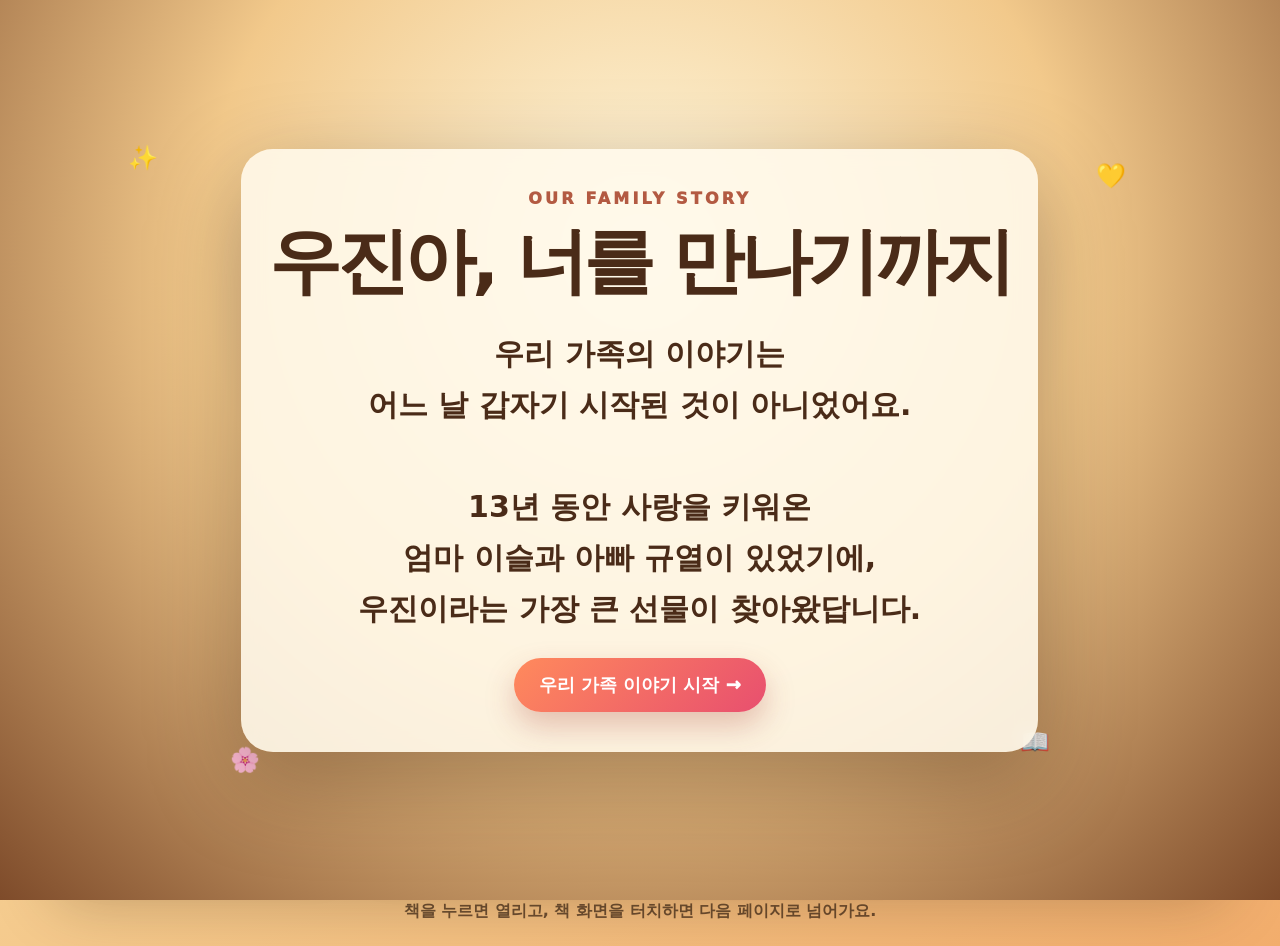
<file: index.html>
<!doctype html>
<html lang="ko">
<head>
<meta charset="utf-8" />
<meta name="viewport" content="width=device-width, initial-scale=1, viewport-fit=cover" />
<title>우진이 성장 도서관</title>
<style>
:root{--bg1:#fff6de;--bg2:#f5c277;--ink:#382313;--accent:#ff7246;--green:#278c6c;--shadow:0 22px 60px rgba(65,38,14,.25)}
*{box-sizing:border-box}html,body{margin:0;min-height:100%;font-family:system-ui,-apple-system,BlinkMacSystemFont,"Apple SD Gothic Neo","Noto Sans KR",sans-serif;color:var(--ink);background:linear-gradient(150deg,#fff8e4,#f6d498 42%,#f2ad6c);overflow-x:hidden}button{font-family:inherit}.hidden{display:none!important}
body:before,body:after{content:"";position:fixed;border-radius:999px;background:rgba(255,255,255,.28);filter:blur(7px);pointer-events:none;z-index:0}body:before{width:60vw;height:18vw;left:-20vw;top:13%;animation:cloud 38s linear infinite}body:after{width:45vw;height:14vw;right:-10vw;bottom:8%;animation:cloud2 46s linear infinite}@keyframes cloud{to{transform:translateX(135vw)}}@keyframes cloud2{to{transform:translateX(-130vw)}}
.app{position:relative;z-index:1;min-height:100dvh;padding:24px max(16px,env(safe-area-inset-left)) max(24px,env(safe-area-inset-bottom))}.topbar{display:flex;justify-content:space-between;align-items:center;gap:12px;max-width:1180px;margin:0 auto 18px}.brand h1{margin:0;font-size:clamp(30px,5vw,58px);letter-spacing:-.06em;line-height:1.05}.brand p{margin:8px 0 0;opacity:.78;font-weight:800}.stats{display:flex;gap:8px;align-items:center;flex-wrap:wrap;justify-content:flex-end}.stat,.pill{border:0;border-radius:999px;padding:10px 14px;background:rgba(255,255,255,.7);box-shadow:0 8px 22px rgba(0,0,0,.1);font-weight:900;color:#513018}.shelf{max-width:1180px;margin:0 auto;padding:28px;border-radius:32px;background:linear-gradient(#9b5a2e,#74401f);box-shadow:var(--shadow),inset 0 -14px 0 rgba(0,0,0,.17)}.books{display:grid;grid-template-columns:repeat(auto-fit,minmax(210px,1fr));gap:22px}.book-card{position:relative;min-height:300px;border:0;background:transparent;text-align:left;cursor:pointer;perspective:1000px}.book-cover{height:100%;min-height:300px;border-radius:20px;background:#fff8e9;overflow:hidden;box-shadow:0 18px 32px rgba(0,0,0,.25),inset 13px 0 16px rgba(0,0,0,.12);transition:.42s cubic-bezier(.2,.9,.2,1);transform-origin:left center}.book-card:hover .book-cover,.book-card.opening .book-cover{transform:translateY(-14px) rotateY(-13deg) rotateZ(-1deg);box-shadow:0 34px 58px rgba(0,0,0,.32)}.book-cover img{width:100%;height:190px;object-fit:cover;display:block}.book-info{padding:16px}.book-info h2{margin:0 0 8px;font-size:24px;letter-spacing:-.05em}.book-info p{margin:0;line-height:1.45;font-size:14px;opacity:.75}.status,.stamp{position:absolute;border-radius:999px;padding:7px 10px;font-size:13px;font-weight:1000}.status{right:12px;top:12px;background:rgba(255,255,255,.9)}.stamp{left:12px;top:12px;background:#ffef7c;color:#8a4b00;border:2px solid rgba(151,80,0,.25);transform:rotate(-8deg)}.coming{opacity:.68;filter:saturate(.55)}.footer-note{max-width:1180px;margin:18px auto 0;text-align:center;font-weight:900;color:rgba(55,33,16,.72)}
.reader{position:fixed;inset:0;z-index:10;background:radial-gradient(circle at top,#fffbec,#f2c37c);display:flex;flex-direction:column;padding:calc(12px + env(safe-area-inset-top)) max(12px,env(safe-area-inset-right)) calc(12px + env(safe-area-inset-bottom)) max(12px,env(safe-area-inset-left));overflow:hidden}.reader-top{display:flex;align-items:center;justify-content:space-between;gap:8px;margin:0 auto 10px;width:min(1260px,100%);z-index:5}.reader-title{font-size:clamp(18px,3vw,28px);font-weight:1000;letter-spacing:-.04em}.reader-actions{display:flex;gap:8px}.navbtn{border:0;border-radius:999px;padding:11px 15px;background:rgba(255,255,255,.75);font-weight:900;color:#4a2b16;box-shadow:0 8px 20px rgba(0,0,0,.12)}.book-stage{position:relative;flex:1;display:grid;place-items:center;width:min(1260px,100%);margin:0 auto;min-height:0}.page-card{position:relative;width:min(100%,calc((100dvh - 120px) * 1.56));height:min(calc(100dvh - 120px),calc(100vw / 1.56));border-radius:28px;overflow:hidden;background:#fff8e9;box-shadow:0 25px 70px rgba(63,35,12,.34);transform-style:preserve-3d;cursor:pointer}.page-card.flip-next{animation:flipNext .48s ease both}.page-card.flip-prev{animation:flipPrev .48s ease both}@keyframes flipNext{50%{transform:perspective(1200px) rotateY(-11deg) translateX(-18px);opacity:.76}}@keyframes flipPrev{50%{transform:perspective(1200px) rotateY(11deg) translateX(18px);opacity:.76}}.page-card img{width:100%;height:100%;object-fit:contain;display:block;background:linear-gradient(135deg,#fff6da,#f6d499)}.story-text{position:absolute;left:6%;bottom:6%;max-width:50%;font-family:"Apple SD Gothic Neo","Noto Serif KR",serif;font-size:clamp(20px,3.2vw,38px);font-weight:1000;line-height:1.25;letter-spacing:-.045em;color:#fff;text-shadow:0 3px 8px rgba(0,0,0,.58),0 0 22px rgba(0,0,0,.28);white-space:pre-line}.reader-bottom{display:flex;align-items:center;justify-content:center;gap:12px;margin-top:10px}.bigbtn{border:0;border-radius:18px;padding:13px 24px;background:#3d2b1d;color:#fff;font-weight:1000;box-shadow:0 10px 24px rgba(0,0,0,.2)}.bigbtn.primary{background:linear-gradient(135deg,#ff7d42,#f04462)}.bigbtn:disabled{opacity:.38}.page-indicator{display:flex;justify-content:center;gap:8px;margin:10px auto 0}.dot{width:9px;height:9px;border-radius:99px;background:rgba(90,51,20,.24)}.dot.active{width:28px;background:var(--accent)}
.particles{position:absolute;inset:0;pointer-events:none;overflow:hidden}.particle{position:absolute;top:-40px;font-size:24px;animation:fall linear forwards;opacity:.82}@keyframes fall{to{transform:translateY(110dvh) rotate(260deg);opacity:.16}}.train-intro{position:fixed;inset:0;z-index:60;background:linear-gradient(#bfe8ff 0%,#fff1c7 55%,#d9b574 56%);display:grid;place-items:center;overflow:hidden}.train-intro.hidden{display:none!important}.window-scene{position:absolute;inset:0;overflow:hidden}.track{position:absolute;left:0;right:0;bottom:28%;height:8px;background:#6d4322;box-shadow:0 16px 0 #6d4322}.mountains{position:absolute;left:0;bottom:38%;width:200%;height:24%;background:linear-gradient(135deg,transparent 40%,#7cbf80 41% 60%,transparent 61%);animation:scroll 9s linear infinite}.trees{position:absolute;left:0;bottom:30%;width:200%;height:18%;background:repeating-linear-gradient(90deg,transparent 0 46px,#3d9355 47px 62px,transparent 63px 104px);animation:scroll 5s linear infinite}.sea{position:absolute;left:0;right:0;bottom:0;height:28%;background:repeating-linear-gradient(180deg,#74cbed 0 14px,#4db5e2 15px 25px)}@keyframes scroll{to{transform:translateX(-50%)}}.train-box{position:relative;text-align:center;z-index:2}.train{font-size:88px;animation:trainMove 2.1s ease-in-out forwards}.smoke{font-size:34px;animation:smoke 1.1s infinite}.train-box h2{font-size:clamp(28px,6vw,58px);margin:0;color:#314d74;text-shadow:0 3px 0 rgba(255,255,255,.75)}@keyframes trainMove{0%{transform:translateX(-80vw)}70%{transform:translateX(0)}100%{transform:translateX(110vw)}}@keyframes smoke{50%{transform:translateY(-12px);opacity:.35}}
.choice-panel,.memory-panel,.modal{position:fixed;inset:0;z-index:80;background:rgba(44,25,13,.42);display:grid;place-items:center;padding:22px}.choice-card,.memory-card,.modal-card{background:#fff7dc;border-radius:28px;padding:26px;text-align:center;max-width:920px;width:min(100%,920px);box-shadow:var(--shadow)}.choice-card h2,.modal-card h2{margin:0 0 10px;font-size:clamp(28px,5vw,46px)}.choice-card p,.modal-card p{font-weight:900;margin:0 0 18px}.choice-buttons{display:flex;gap:14px;justify-content:center;flex-wrap:wrap}.choice-buttons button,.modal-card button,.memory-card button{border:0;border-radius:999px;padding:14px 22px;background:#2f8f6b;color:#fff;font-weight:1000;box-shadow:0 10px 24px rgba(0,0,0,.16)}.choice-buttons button:nth-child(2){background:#2f6fc7}.hidden-object{position:absolute;border:0;background:transparent;font-size:34px;filter:drop-shadow(0 4px 6px rgba(0,0,0,.3));animation:pulse 1.4s ease-in-out infinite;z-index:6}.hidden-object.found{animation:none;transform:scale(1.4);opacity:.4}@keyframes pulse{50%{transform:scale(1.18)}}.find-counter{position:absolute;right:16px;bottom:16px;z-index:7;background:rgba(255,255,255,.82);border-radius:999px;padding:8px 12px;font-weight:1000;box-shadow:0 8px 18px rgba(0,0,0,.12)}.memory-grid{display:grid;grid-template-columns:1fr 1fr;gap:14px;margin:16px 0}.memory-item{background:#fff;border-radius:20px;padding:10px;box-shadow:0 10px 24px rgba(0,0,0,.13)}.memory-item img{width:100%;height:260px;object-fit:cover;border-radius:16px}.memory-item strong{display:block;margin-top:8px}.memory-card{max-height:92dvh;overflow:auto}.memory-card h2{font-size:clamp(27px,5vw,44px);margin:0 0 6px}.memory-card button{position:sticky;bottom:0;margin-top:10px}.toast{position:fixed;left:50%;bottom:28px;transform:translateX(-50%);z-index:100;background:#2e2117;color:#fff;border-radius:999px;padding:12px 18px;font-weight:1000;box-shadow:0 12px 28px rgba(0,0,0,.25)}

.family-intro{position:fixed;inset:0;z-index:120;background:radial-gradient(circle at 50% 28%,#fff8df 0,#f2c98b 48%,#7e4b2a 100%);display:grid;place-items:center;padding:24px;overflow:hidden}.family-intro.hidden{display:none!important}.family-intro-card{position:relative;max-width:850px;text-align:center;color:#4a2b18;padding:40px 28px;border-radius:32px;background:rgba(255,250,236,.88);box-shadow:0 30px 90px rgba(48,22,8,.35);backdrop-filter:blur(10px);animation:introIn 1.2s ease both}.family-intro-card h2{font-size:clamp(34px,7vw,72px);margin:6px 0 18px;letter-spacing:-.06em}.family-intro-card p{font-size:clamp(18px,3vw,30px);font-weight:900;line-height:1.7;white-space:pre-line;margin:0}.family-intro-card button{margin-top:24px;border:0;border-radius:999px;padding:15px 25px;background:linear-gradient(135deg,#ff8a5c,#e84f6f);color:#fff;font-weight:1000;font-size:18px;box-shadow:0 14px 30px rgba(167,58,50,.28)}.intro-spark{position:absolute;inset:0;pointer-events:none}.intro-spark span{position:absolute;font-size:24px;animation:floatHeart 4s ease-in-out infinite}.intro-spark span:nth-child(1){left:10%;top:16%}.intro-spark span:nth-child(2){right:12%;top:18%;animation-delay:.8s}.intro-spark span:nth-child(3){left:18%;bottom:14%;animation-delay:1.6s}.intro-spark span:nth-child(4){right:18%;bottom:16%;animation-delay:2.2s}@keyframes introIn{from{opacity:0;transform:translateY(28px) scale(.96)}to{opacity:1;transform:none}}@keyframes floatHeart{50%{transform:translateY(-18px) rotate(8deg)}}
@media(max-width:720px){.topbar{align-items:flex-start;flex-direction:column}.shelf{padding:18px;border-radius:22px}.books{grid-template-columns:1fr 1fr;gap:12px}.book-card{min-height:220px}.book-cover{min-height:220px}.book-cover img{height:125px}.book-info{padding:11px}.book-info h2{font-size:18px}.book-info p{font-size:12px}.page-card{width:100%;height:calc(100dvh - 150px);border-radius:18px}.story-text{max-width:76%;font-size:clamp(20px,7vw,32px)}.memory-grid{grid-template-columns:1fr}.memory-item img{height:210px}.train{font-size:70px}.bigbtn{padding:12px 16px}}
</style>
</head>
<body>
<div id="familyIntro" class="family-intro">
  <div class="intro-spark"><span>✨</span><span>💛</span><span>🌸</span><span>📖</span></div>
  <div class="family-intro-card">
    <div style="font-weight:1000;letter-spacing:.2em;color:#b35a42">OUR FAMILY STORY</div>
    <h2>우진아, 너를 만나기까지</h2>
    <p>우리 가족의 이야기는
어느 날 갑자기 시작된 것이 아니었어요.

13년 동안 사랑을 키워온
엄마 이슬과 아빠 규열이 있었기에,
우진이라는 가장 큰 선물이 찾아왔답니다.</p>
    <button id="introStart">우리 가족 이야기 시작 →</button>
  </div>
</div>

<div id="library" class="app">
  <div class="topbar"><div class="brand"><h1>📚 우진이 성장 도서관</h1><p>엄마 아빠의 사랑에서 시작된, 우진이의 성장 이야기</p></div><div class="stats"><div class="stat" id="readStat">읽은 책 0권</div><button class="pill" id="resetBtn">스탬프 초기화</button></div></div>
  <section class="shelf"><div class="books" id="books"></div></section>
  <p class="footer-note">책을 누르면 열리고, 책 화면을 터치하면 다음 페이지로 넘어가요.</p>
</div>
<div id="reader" class="reader hidden">
  <div class="reader-top"><button class="navbtn" id="backBtn">← 도서관으로</button><div class="reader-title" id="readerTitle"></div><div class="reader-actions"><button class="navbtn" id="soundBtn">🔇 소리 OFF</button></div></div>
  <div class="book-stage"><div class="particles" id="particles"></div><div class="page-card" id="pageCard"><img id="pageImg" alt="동화 페이지"><div id="storyText" class="story-text"></div><button id="hiddenObject" class="hidden-object hidden" type="button">⭐</button><div id="findCounter" class="find-counter hidden">숨은그림 0/3</div></div></div>
  <div class="page-indicator" id="dots"></div><div class="reader-bottom"><button class="bigbtn" id="prevBtn">← 이전</button><button class="bigbtn primary" id="nextBtn">다음 →</button></div>
</div>
<div id="trainIntro" class="train-intro hidden"><div class="window-scene"><div class="mountains"></div><div class="trees"></div><div class="sea"></div><div class="track"></div></div><div class="train-box"><div class="smoke">☁️ ☁️</div><div class="train">🚂</div><h2>칙칙폭폭, 여행을 시작해요!</h2></div></div>
<div id="choicePanel" class="choice-panel hidden"><div class="choice-card"><h2>🚂 어디로 가볼까?</h2><p>우진이가 다음 여행길을 골라요.</p><div class="choice-buttons"><button data-choice="flower">🌸 꽃길로 가기</button><button data-choice="sea">🌊 바닷길로 가기</button></div></div></div>
<div id="memoryPanel" class="memory-panel hidden"><div class="memory-card"><h2>📷 추억 모드</h2><p>동화 속 장면과 실제 추억을 함께 남겨요.</p><div class="memory-grid" id="memoryGrid"></div><button id="memoryClose">도서관으로 돌아가기</button></div></div>
<div id="finishModal" class="modal hidden"><div class="modal-card"><h2>🎉 이야기가 끝났어요!</h2><p id="finishText">완독 스탬프를 찍었어요.</p><button id="finishBtn">추억 보고 도서관으로</button></div></div>
<div id="toast" class="toast hidden"></div>
<script>
const BOOKS=[
 {"id": "wedding", "emoji": "💍", "title": "엄마 아빠의 이야기", "subtitle": "이슬이와 규열이, 13년 사랑 끝에 가족이 되기까지", "cover": "assets/books/wedding/cover.jpg", "theme": "wedding", "memories": ["assets/memories/wedding/01.jpg", "assets/memories/wedding/02.jpg", "assets/memories/wedding/03.jpg", "assets/memories/wedding/04.jpg", "assets/memories/wedding/05.jpg", "assets/memories/wedding/06.jpg", "assets/memories/wedding/07.jpg", "assets/memories/wedding/08.jpg", "assets/memories/wedding/09.jpg", "assets/memories/wedding/10.jpg"], "pages": [{"img": "assets/books/wedding/pages/01.jpg", "text": "프롤로그\n엄마 아빠의 이야기"}, {"img": "assets/books/wedding/pages/02.jpg", "text": "2010년 7월 25일.\n아빠의 생일에,\n엄마와 아빠는 연인이 되었어요.", "hidden": "💛"}, {"img": "assets/books/wedding/pages/03.jpg", "text": "웃고, 울고, 가끔은 토라지고,\n다시 화해하며\n13년을 함께 걸었어요.", "hidden": "🌸"}, {"img": "assets/books/wedding/pages/04.jpg", "text": "2020년.\n둘은 같은 집에서\n매일의 행복을 함께 만들기 시작했어요.", "hidden": "🏠"}, {"img": "assets/books/wedding/pages/05.jpg", "text": "2022년 7월 9일.\n롯데타워가 보이는 요트 위에서\n아빠는 떨리는 마음으로 물었어요.\n“평생 나와 함께해 줄래?”", "hidden": "💍"}, {"img": "assets/books/wedding/pages/06.jpg", "text": "엄마는 놀라고, 웃고,\n그리고 아주 크게 고개를 끄덕였어요.\n“응!”"}, {"img": "assets/books/wedding/pages/07.jpg", "text": "2023년.\n13년의 연애 끝에\n엄마와 아빠는 부부가 되었어요.", "hidden": "💐"}, {"img": "assets/books/wedding/pages/08.jpg", "text": "숲에서도, 꽃밭에서도,\n바닷가에서도\n두 사람의 웃음은 반짝였어요."}, {"img": "assets/books/wedding/pages/09.jpg", "text": "그날은 이야기의 끝이 아니었어요.\n새로운 가족 이야기가\n시작되는 첫 장이었답니다.", "hidden": "✨"}, {"img": "assets/books/wedding/pages/10.jpg", "text": "그리고 얼마 뒤,\n엄마 아빠에게\n세상에서 가장 큰 선물이 찾아왔어요."}, {"img": "assets/books/wedding/pages/11.jpg", "text": "그 선물의 이름은 바로…\n우리의 아들, 우진이!\n다음 이야기는 “우진이가 태어난 날”이에요.", "hidden": "👶"}]},
 {"id": "pregnancy", "emoji": "💙", "title": "우진이가 우리에게 찾아왔어요", "subtitle": "용왕이와 함께한 설렘 가득한 기다림", "cover": "assets/books/pregnancy/cover.jpg", "theme": "pregnancy", "memories": ["assets/memories/pregnancy/01.jpg", "assets/memories/pregnancy/02.jpg", "assets/memories/pregnancy/03.jpg", "assets/memories/pregnancy/04.jpg", "assets/memories/pregnancy/05.jpg", "assets/memories/pregnancy/06.jpg", "assets/memories/pregnancy/07.jpg", "assets/memories/pregnancy/08.jpg", "assets/memories/pregnancy/09.jpg", "assets/memories/pregnancy/10.jpg"], "pages": [
{"img":"assets/books/pregnancy/pages/01.jpg","text":"두 번째 이야기\n우진이가 우리에게 찾아왔어요"},
{"img":"assets/books/pregnancy/pages/02.jpg","text":"2023년 8월 15일.\n임신 테스트기에 선명한 두 줄이 나타났어요.","hidden":"💗"},
{"img":"assets/books/pregnancy/pages/03.jpg","text":"두근거리는 마음으로 병원에 갔고,\n의사 선생님이 환하게 웃으며 말했어요.\n“축하드려요. 임신입니다!”","hidden":"✨"},
{"img":"assets/books/pregnancy/pages/04.jpg","text":"엄마 아빠는 작은 아기에게\n특별한 태명을 지어주었어요.\n바로 ‘용왕이’였답니다.","hidden":"🐉"},
{"img":"assets/books/pregnancy/pages/05.jpg","text":"병원에 갈 때마다\n작은 심장이 콩닥콩닥 뛰는 모습을 보며\n우리의 사랑도 더 커졌어요.","hidden":"💙"},
{"img":"assets/books/pregnancy/pages/06.jpg","text":"용왕이와 함께할 첫 여행을 준비했어요.\n소중한 추억을 하나씩 담아가기로 했답니다.","hidden":"✈️"},
{"img":"assets/books/pregnancy/pages/07.jpg","text":"푸른 바다와 따뜻한 바람이 기다리는\n제주도에서 용왕이와 첫 추억을 만들었어요.","hidden":"🌊"},
{"img":"assets/books/pregnancy/pages/08.jpg","text":"반짝이는 등불 아래 다낭에서도\n세 식구는 행복한 시간을 보냈어요.","hidden":"🏮"},
{"img":"assets/books/pregnancy/pages/09.jpg","text":"엄마 아빠는 매일 배를 쓰다듬으며 말했어요.\n“용왕아, 건강하게 만나자.”","hidden":"🌼"},
{"img":"assets/books/pregnancy/pages/10.jpg","text":"그리고 드디어,\n용왕이가 우진이라는 이름으로\n우리 곁에 찾아올 날이 가까워졌어요."}
]},
 {"id": "birth", "emoji": "👶", "title": "우진이가 태어난 날", "subtitle": "우리 가족에게 찾아온 가장 큰 선물", "cover": "assets/books/birth/cover.jpg", "theme": "birth", "memories": ["assets/memories/birth/01.jpg", "assets/memories/birth/02.jpg", "assets/memories/birth/03.jpg", "assets/memories/birth/04.jpg", "assets/memories/birth/05.jpg", "assets/memories/birth/06.jpg", "assets/memories/birth/07.jpg", "assets/memories/birth/08.jpg", "assets/memories/birth/09.jpg", "assets/memories/birth/10.jpg"], "pages": [{"img": "assets/books/birth/pages/01.jpg", "text": "우진이가\n태어난 날"}, {"img": "assets/books/birth/pages/02.jpg", "text": "따뜻한 봄날 아침,\n엄마는 우진이를 만나러 병원에 갔어요.", "hidden": "✨"}, {"img": "assets/books/birth/pages/03.jpg", "text": "드디어!\n우진이가 세상에 나왔어요.", "hidden": "👶"}, {"img": "assets/books/birth/pages/04.jpg", "text": "작고 소중한 우진이는\n세상 누구보다 사랑스러웠어요.", "hidden": "❤️"}, {"img": "assets/books/birth/pages/05.jpg", "text": "우진이는 조금씩 눈을 뜨고\n세상을 처음 바라봤어요.", "hidden": "⭐"}, {"img": "assets/books/birth/pages/06.jpg", "text": "엄마 아빠는\n작은 손과 숨결 하나하나가 고마웠어요."}, {"img": "assets/books/birth/pages/07.jpg", "text": "앞으로 펼쳐질 모든 날을\n함께 응원할게, 우진아.", "hidden": "🌼"}, {"img": "assets/books/birth/pages/08.jpg", "text": "우리 가족의 이야기는\n이날부터 시작되었어요."}]},
 {id:'train',emoji:'🚂',title:'우진이의 기차여행',subtitle:'선택하며 떠나는 봄·바다·계절 여행',cover:'assets/books/train/cover.jpg',theme:'train',memories:['assets/memories/train/01.jpg'],pages:[
  {img:'assets/books/train/pages/01.jpg',text:'우진이의\n기차여행'},
  {img:'assets/books/train/pages/02.jpg',text:'봄바람이 살랑살랑\n꽃길을 지나가요.',hidden:'🌸'},
  {choice:true},
  {img:'assets/books/train/pages/03.jpg',text:'바닷길을 따라\n파란 물결이 반짝여요.',branch:'sea',hidden:'🐚'},
  {img:'assets/books/train/pages/04.jpg',text:'꽃길을 따라\n노란 햇살이 따라와요.',branch:'flower',hidden:'🦋'},
  {img:'assets/books/train/pages/05.jpg',text:'하얀 눈마을에서\n따뜻하게 웃어요.',hidden:'⭐'},
  {img:'assets/books/train/pages/06.jpg',text:'터널을 지나면\n새로운 여행이 기다려요.'}
 ]},
 {id:'jeju',emoji:'🏝️',title:'우진이의 제주도 여행',subtitle:'숨은그림을 찾으며 보는 노란 꽃길과 파란 바다',cover:'assets/books/jeju-part1/cover.jpg',theme:'jeju',memories:['assets/memories/jeju/01.jpg','assets/memories/jeju/02.jpg','assets/memories/jeju/03.jpg'],pages:[
  {img:'assets/books/jeju-part1/pages/01.jpg',text:'제주도에\n도착했어요.'},
  {img:'assets/books/jeju-part1/pages/02.jpg',text:'노란 꽃길을\n천천히 걸어요.',hidden:'🌼'},
  {img:'assets/books/jeju-part1/pages/03.jpg',text:'꽃향기가\n살랑살랑 다가와요.',hidden:'🦋'},
  {img:'assets/books/jeju-part1/pages/04.jpg',text:'엄마 품은\n언제나 따뜻해요.'},
  {img:'assets/books/jeju-part1/pages/05.jpg',text:'우리 가족이 함께라서\n더 행복했어요.',hidden:'❤️'},
  {img:'assets/books/jeju-part1/pages/06.jpg',text:'우진이는 오늘\n꼬마 해녀가 되었어요.'},
  {img:'assets/books/jeju-part1/pages/07.jpg',text:'파도가 철썩철썩\n인사를 해요.',hidden:'🐚'},
  {img:'assets/books/jeju-part1/pages/08.jpg',text:'바위 뒤에서\n까꿍!'},
  {img:'assets/books/jeju-part1/pages/09.jpg',text:'부릉부릉\n상상 여행을 떠나요.'},
  {img:'assets/books/jeju-part1/pages/10.jpg',text:'아빠가 번쩍!\n하늘 가까이 올라가요.'},
  {img:'assets/books/jeju-part1/pages/11.jpg',text:'오늘도\n행복한 하루였습니다.'}
 ]},
 {id:'jeju2',emoji:'🌊',title:'제주도 여행 Part 2',subtitle:'바람이 속삭이는 아름다운 하루',cover:'assets/books/jeju-part2/cover.jpg',theme:'jeju',memories:['assets/memories/jeju2/01_haenyeo.jpg','assets/memories/jeju2/02_rocks_mom.jpg','assets/memories/jeju2/03_cliff_sea.jpg','assets/memories/jeju2/04_dad_sea.jpg','assets/memories/jeju2/05_pinwheel.jpg','assets/memories/jeju2/06_family_flowers.jpg','assets/memories/jeju2/07_flower_walk.jpg','assets/memories/jeju2/08_orange_hat.jpg','assets/memories/jeju2/09_boardwalk.jpg','assets/memories/jeju2/10_wedding_place.jpg'],pages:[
  {img:'assets/books/jeju-part2/pages/01.jpg',text:'우진이의\n제주도 여행 2'},
  {img:'assets/books/jeju-part2/pages/02.jpg',text:'제주도의 아침은\n상쾌하게 시작됐어요.',hidden:'☀️'},
  {img:'assets/books/jeju-part2/pages/03.jpg',text:'노란 꽃밭에서\n파란 바람개비를 만났어요.',hidden:'💙'},
  {img:'assets/books/jeju-part2/pages/04.jpg',text:'바다는 절벽 아래에서\n반짝반짝 빛났어요.',hidden:'🌊'},
  {img:'assets/books/jeju-part2/pages/05.jpg',text:'우진이는 바닷바람을 맞으며\n활짝 웃었답니다.',hidden:'✨'},
  {img:'assets/books/jeju-part2/pages/06.jpg',text:'숲 속 카페에서\n달콤한 간식도 먹었어요.'},
  {img:'assets/books/jeju-part2/pages/07.jpg',text:'초록 오름을 향해\n엄마 아빠 손을 잡고 걸었어요.',hidden:'🌿'},
  {img:'assets/books/jeju-part2/pages/08.jpg',text:'그리고 드디어\n엄마 아빠의 웨딩사진 장소에 왔어요.',hidden:'💍'},
  {img:'assets/books/jeju-part2/pages/09.jpg',text:'그때처럼 따뜻한 햇살 속에서\n우리 가족은 새 추억을 만들었어요.',hidden:'❤️'},
  {img:'assets/books/jeju-part2/pages/10.jpg',text:'우진아,\n우리의 제주 이야기는 계속될 거야.'}
]},
 {id:'dino',emoji:'🦕',title:'공룡나라 모험',subtitle:'우진이가 공룡 친구를 만나는 이야기',cover:'assets/books/train/cover.jpg',coming:true}
];
let current=null,page=0,soundOn=false,audioCtx=null,choice=null,found={},visiblePages=[];const $=id=>document.getElementById(id);const readKey='woojin.readBooks.interactive.v1';const foundKey='woojin.foundObjects.v1';
function getStore(k){try{return JSON.parse(localStorage.getItem(k)||'{}')}catch(e){return {}}}function setStore(k,v){localStorage.setItem(k,JSON.stringify(v))}
function renderLibrary(){const read=getStore(readKey);$('books').innerHTML=BOOKS.map(b=>`<button class="book-card ${b.coming?'coming':''}" data-id="${b.id}"><div class="book-cover"><img src="${b.cover}" alt="${b.title}"><div class="book-info"><h2>${b.emoji} ${b.title}</h2><p>${b.subtitle}</p></div></div>${read[b.id]?'<div class="stamp">✅ 완독</div>':''}<div class="status">${b.coming?'준비중':(read[b.id]?'다시 읽기':'읽기')}</div></button>`).join('');$('readStat').textContent=`읽은 책 ${Object.keys(read).length}권`;document.querySelectorAll('.book-card').forEach(btn=>btn.onclick=()=>openBook(btn.dataset.id,btn));}
function buildVisiblePages(){visiblePages=[];for(const p of current.pages){if(p.choice){visiblePages.push(p);continue}if(p.branch && p.branch!==choice)continue;visiblePages.push(p)}}
function openBook(id,btn){const book=BOOKS.find(b=>b.id===id);if(!book||book.coming){alert('아직 준비중인 이야기예요.');return}btn.classList.add('opening');setTimeout(()=>{current=book;page=0;choice=null;found=getStore(foundKey)[book.id]||{};buildVisiblePages();$('readerTitle').textContent=`${book.emoji} ${book.title}`;$('library').classList.add('hidden');$('reader').classList.remove('hidden');if(book.theme==='train')showTrainIntro();showPage('next');startParticles(book.theme)},330)}
function showTrainIntro(){const el=$('trainIntro');el.classList.remove('hidden');beep('train');setTimeout(()=>el.classList.add('hidden'),2200)}
function currentPage(){return visiblePages[page]}function totalHidden(){return current.pages.filter(p=>p.hidden && (!p.branch || p.branch===choice)).length}function foundCount(){return Object.keys(found).filter(k=>found[k]).length}
function showPage(dir){if(!current)return;const p=currentPage();if(p.choice){showChoice();return}const card=$('pageCard');card.classList.remove('flip-next','flip-prev');void card.offsetWidth;card.classList.add(dir==='prev'?'flip-prev':'flip-next');$('pageImg').src=p.img;$('storyText').textContent=(p.text||'').replace(/\\n/g,'\n');$('prevBtn').disabled=page===0;$('nextBtn').textContent=page===visiblePages.length-1?'끝내기 →':'다음 →';$('dots').innerHTML=visiblePages.map((_,i)=>`<span class="dot ${i===page?'active':''}"></span>`).join('');renderHiddenObject(p);beep('page')}
function renderHiddenObject(p){const h=$('hiddenObject'),c=$('findCounter');if(!current){h.classList.add('hidden');c.classList.add('hidden');return}const total=totalHidden();c.textContent=`숨은그림 ${foundCount()}/${total||0}`;c.classList.toggle('hidden',total===0);if(!p.hidden){h.classList.add('hidden');return}const key=page+'-'+p.hidden;h.textContent=p.hidden;h.className='hidden-object';if(found[key])h.classList.add('found');const pos=[['72%','22%'],['18%','34%'],['78%','62%'],['38%','18%'],['58%','72%']][page%5];h.style.left=pos[0];h.style.top=pos[1];h.onclick=(e)=>{e.stopPropagation();if(!found[key]){found[key]=true;const all=getStore(foundKey);all[current.id]=found;setStore(foundKey,all);toast(`${p.hidden} 찾았다!`);beep('done');renderHiddenObject(p)}}}
function showChoice(){$('choicePanel').classList.remove('hidden');beep('done')}
document.querySelectorAll('#choicePanel button').forEach(b=>b.onclick=()=>{choice=b.dataset.choice;$('choicePanel').classList.add('hidden');buildVisiblePages();page=visiblePages.findIndex(p=>p.branch===choice);if(page<0)page=2;toast(choice==='sea'?'바닷길로 출발!':'꽃길로 출발!');showPage('next')});
function next(){if(!current)return;if(page>=visiblePages.length-1){finishBook();return}page++;showPage('next')}function prev(){if(!current||page===0)return;page--;showPage('prev')}
function finishBook(){const read=getStore(readKey);read[current.id]={done:true,date:new Date().toISOString(),count:(read[current.id]?.count||0)+1};setStore(readKey,read);$('finishText').textContent=`${current.title} 완독 스탬프를 찍었어요.`;$('finishModal').classList.remove('hidden');beep('done')}
function closeReader(){$('reader').classList.add('hidden');$('library').classList.remove('hidden');$('finishModal').classList.add('hidden');$('memoryPanel').classList.add('hidden');current=null;renderLibrary()}
function pickRandom(arr,count=4){return [...arr].sort(()=>Math.random()-.5).slice(0,count)}
function showMemory(){if(!current){closeReader();return}const grid=$('memoryGrid');const first=visiblePages[0]?.img||current.cover;const mem=pickRandom(current.memories||[],4);grid.innerHTML=`<div class="memory-item"><img src="${first}"><strong>🎨 동화 속 장면</strong></div>`+mem.map((m,i)=>`<div class="memory-item"><img src="${m}"><strong>📷 오늘의 랜덤 추억 ${i+1}</strong></div>`).join('');$('finishModal').classList.add('hidden');$('memoryPanel').classList.remove('hidden')}
function startParticles(theme){const box=$('particles');box.innerHTML='';const icons=theme==='jeju'?['🌼','🦋','🌊','☁️']:(theme==='pregnancy'?['💙','✨','🐉','🌼']:(theme==='birth'?['✨','❤️','🌼','👶']:(theme==='wedding'?['💍','💛','🌸','✨']:['🌸','🍂','❄️','☁️'])));clearInterval(window.particleTimer);window.particleTimer=setInterval(()=>{if($('reader').classList.contains('hidden'))return;const s=document.createElement('span');s.className='particle';s.textContent=icons[Math.floor(Math.random()*icons.length)];s.style.left=Math.random()*100+'%';s.style.animationDuration=(5+Math.random()*6)+'s';s.style.fontSize=(18+Math.random()*18)+'px';box.appendChild(s);setTimeout(()=>s.remove(),11000)},520)}
function initAudio(){if(!audioCtx)audioCtx=new (window.AudioContext||window.webkitAudioContext)();if(audioCtx.state==='suspended')audioCtx.resume()}function beep(type){if(!soundOn)return;initAudio();const o=audioCtx.createOscillator(),g=audioCtx.createGain();o.connect(g);g.connect(audioCtx.destination);const now=audioCtx.currentTime;if(type==='train'){o.frequency.setValueAtTime(190,now);o.frequency.linearRampToValueAtTime(120,now+.22);g.gain.setValueAtTime(.08,now);g.gain.exponentialRampToValueAtTime(.001,now+.35);o.start(now);o.stop(now+.36);return}if(type==='done'){o.frequency.value=660;g.gain.setValueAtTime(.08,now);g.gain.exponentialRampToValueAtTime(.001,now+.45);o.start(now);o.stop(now+.45);return}o.frequency.value=360;g.gain.setValueAtTime(.045,now);g.gain.exponentialRampToValueAtTime(.001,now+.12);o.start(now);o.stop(now+.13)}
function toast(t){const el=$('toast');el.textContent=t;el.classList.remove('hidden');clearTimeout(window.toastTimer);window.toastTimer=setTimeout(()=>el.classList.add('hidden'),1400)}
$('nextBtn').onclick=next;$('prevBtn').onclick=prev;$('backBtn').onclick=closeReader;$('finishBtn').onclick=showMemory;$('memoryClose').onclick=closeReader;$('pageCard').onclick=next;$('soundBtn').onclick=()=>{soundOn=!soundOn;if(soundOn)initAudio();$('soundBtn').textContent=soundOn?'🔊 소리 ON':'🔇 소리 OFF';beep('done')};$('resetBtn').onclick=()=>{if(confirm('완독/숨은그림 기록을 초기화할까요?')){localStorage.removeItem(readKey);localStorage.removeItem(foundKey);renderLibrary()}};
let sx=0;$('reader').addEventListener('touchstart',e=>sx=e.touches[0].clientX,{passive:true});$('reader').addEventListener('touchend',e=>{const dx=e.changedTouches[0].clientX-sx;if(Math.abs(dx)>55){dx<0?next():prev()}},{passive:true});document.addEventListener('keydown',e=>{if(!$('reader').classList.contains('hidden')){if(e.key==='ArrowRight')next();if(e.key==='ArrowLeft')prev();if(e.key==='Escape')closeReader()}});
$('introStart').onclick=()=>{$('familyIntro').classList.add('hidden');toast('엄마 아빠의 이야기부터 시작해요 💛')};
renderLibrary();
</script>
</body>
</html>
</file>
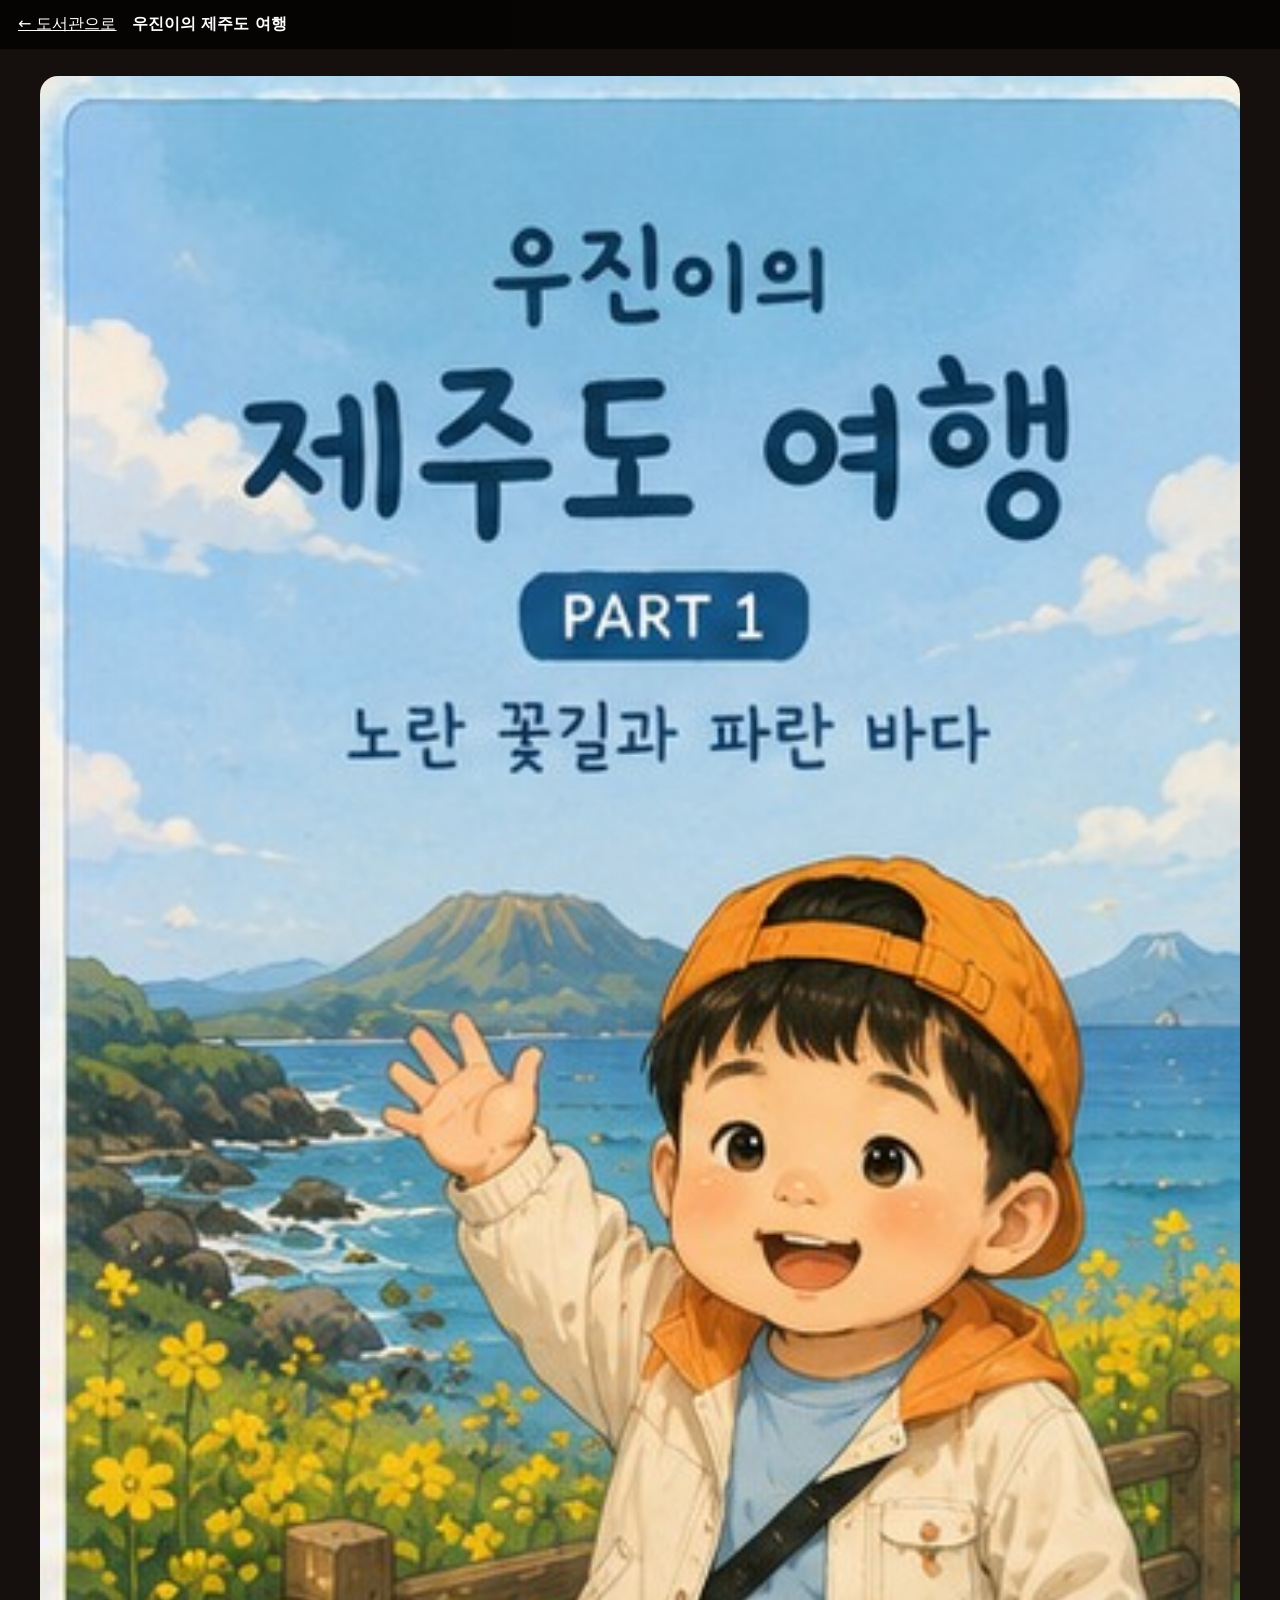
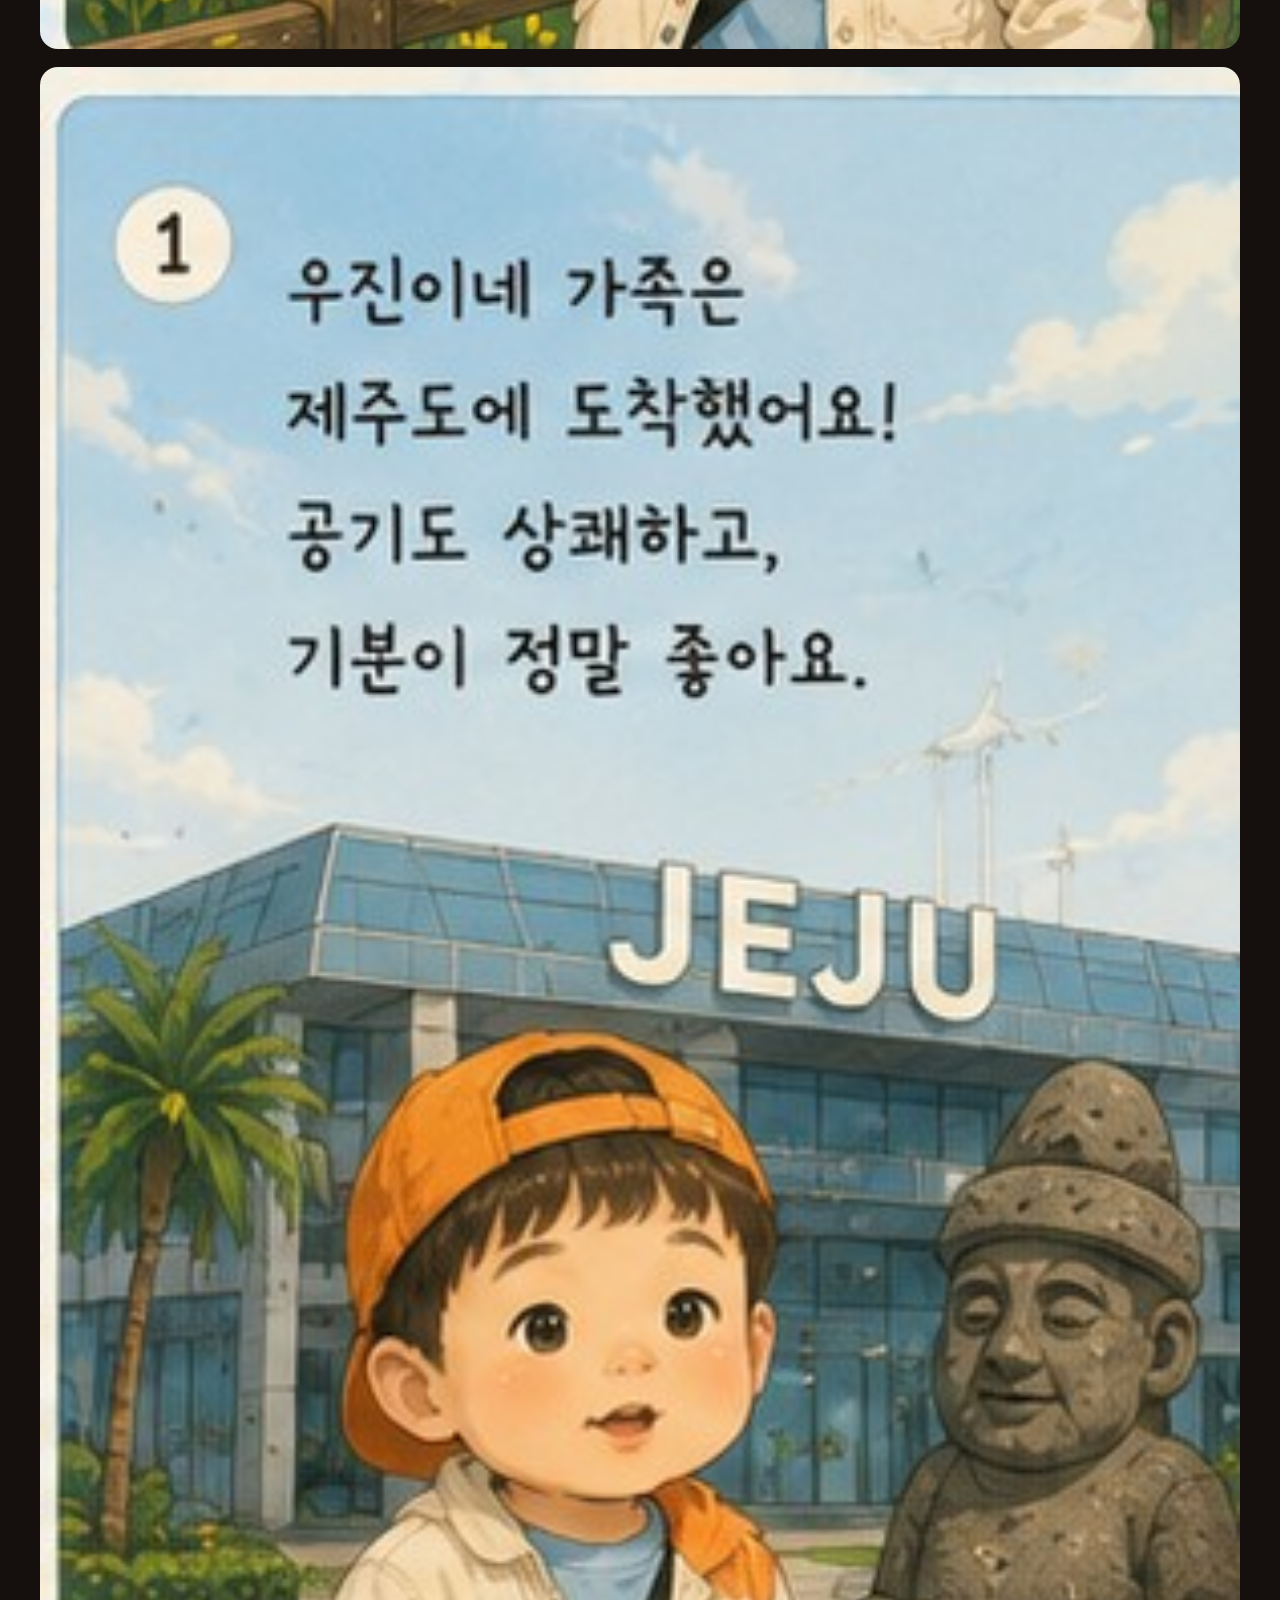
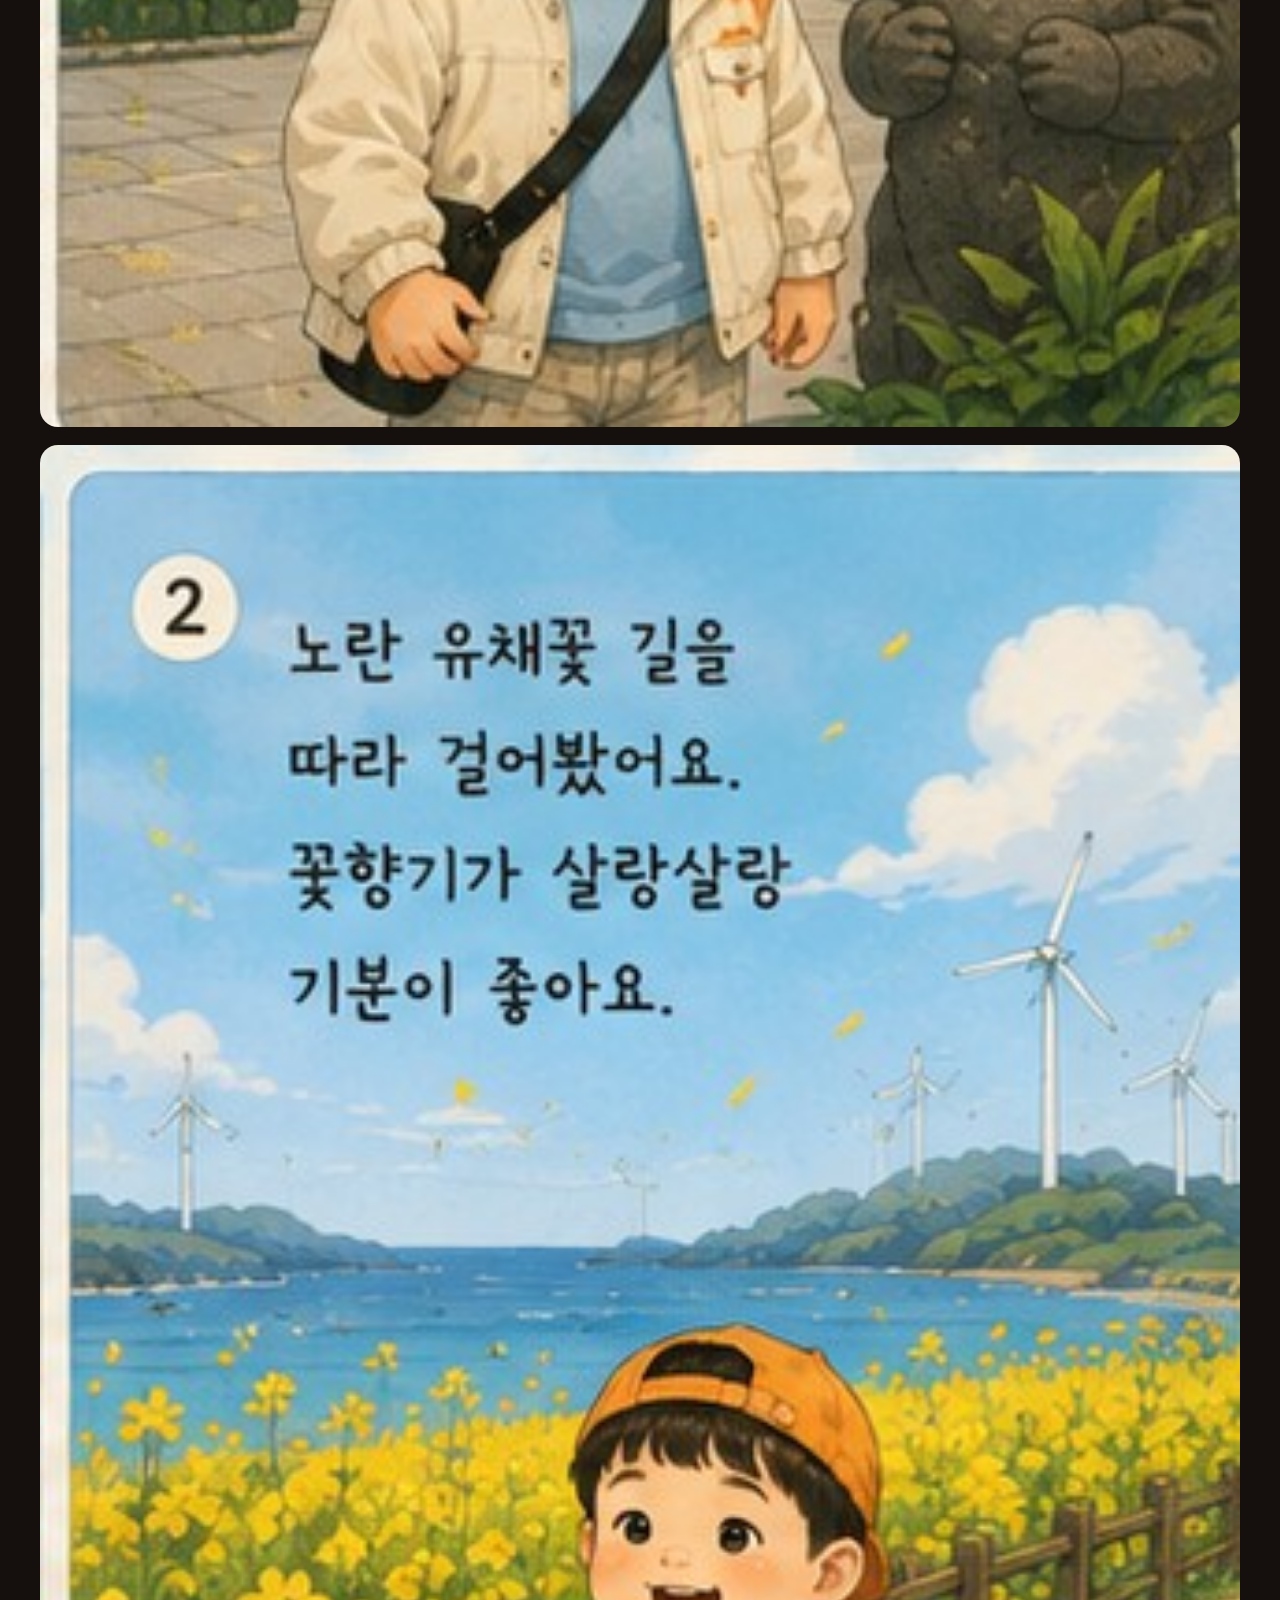
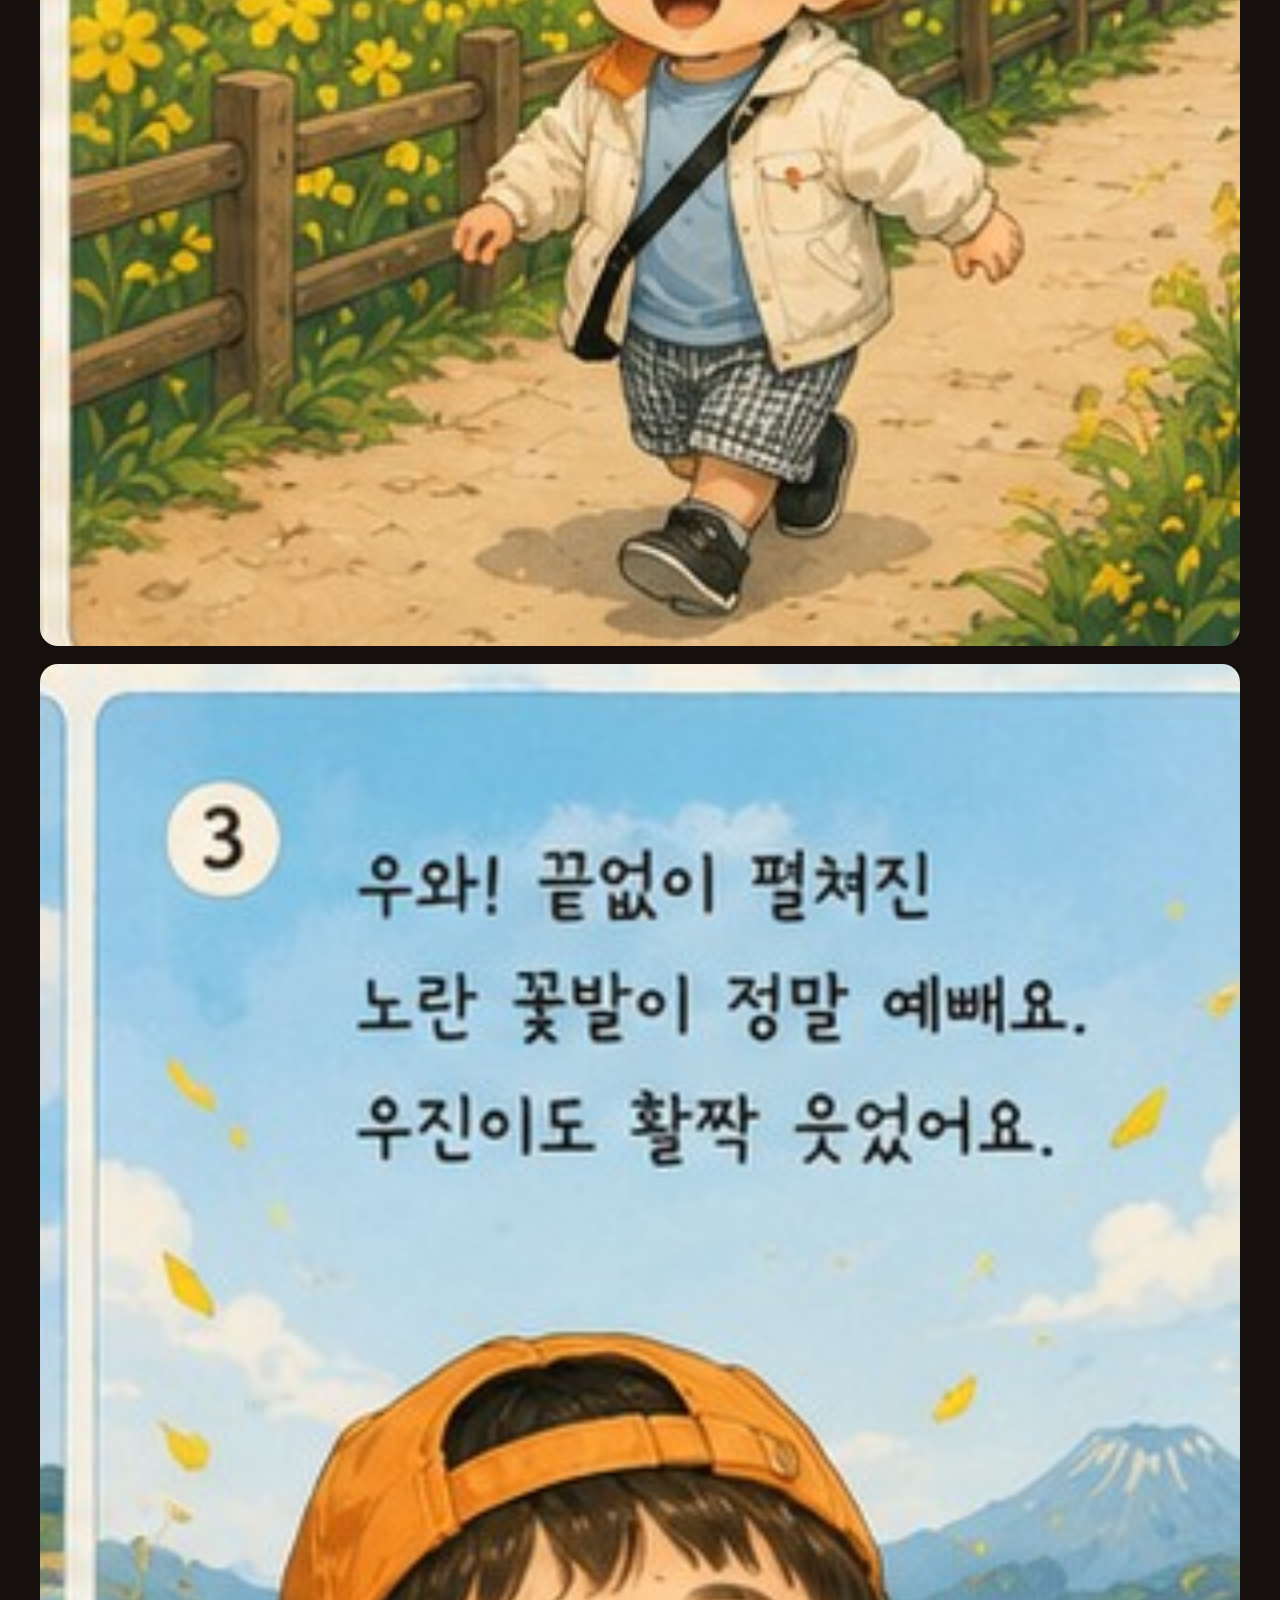
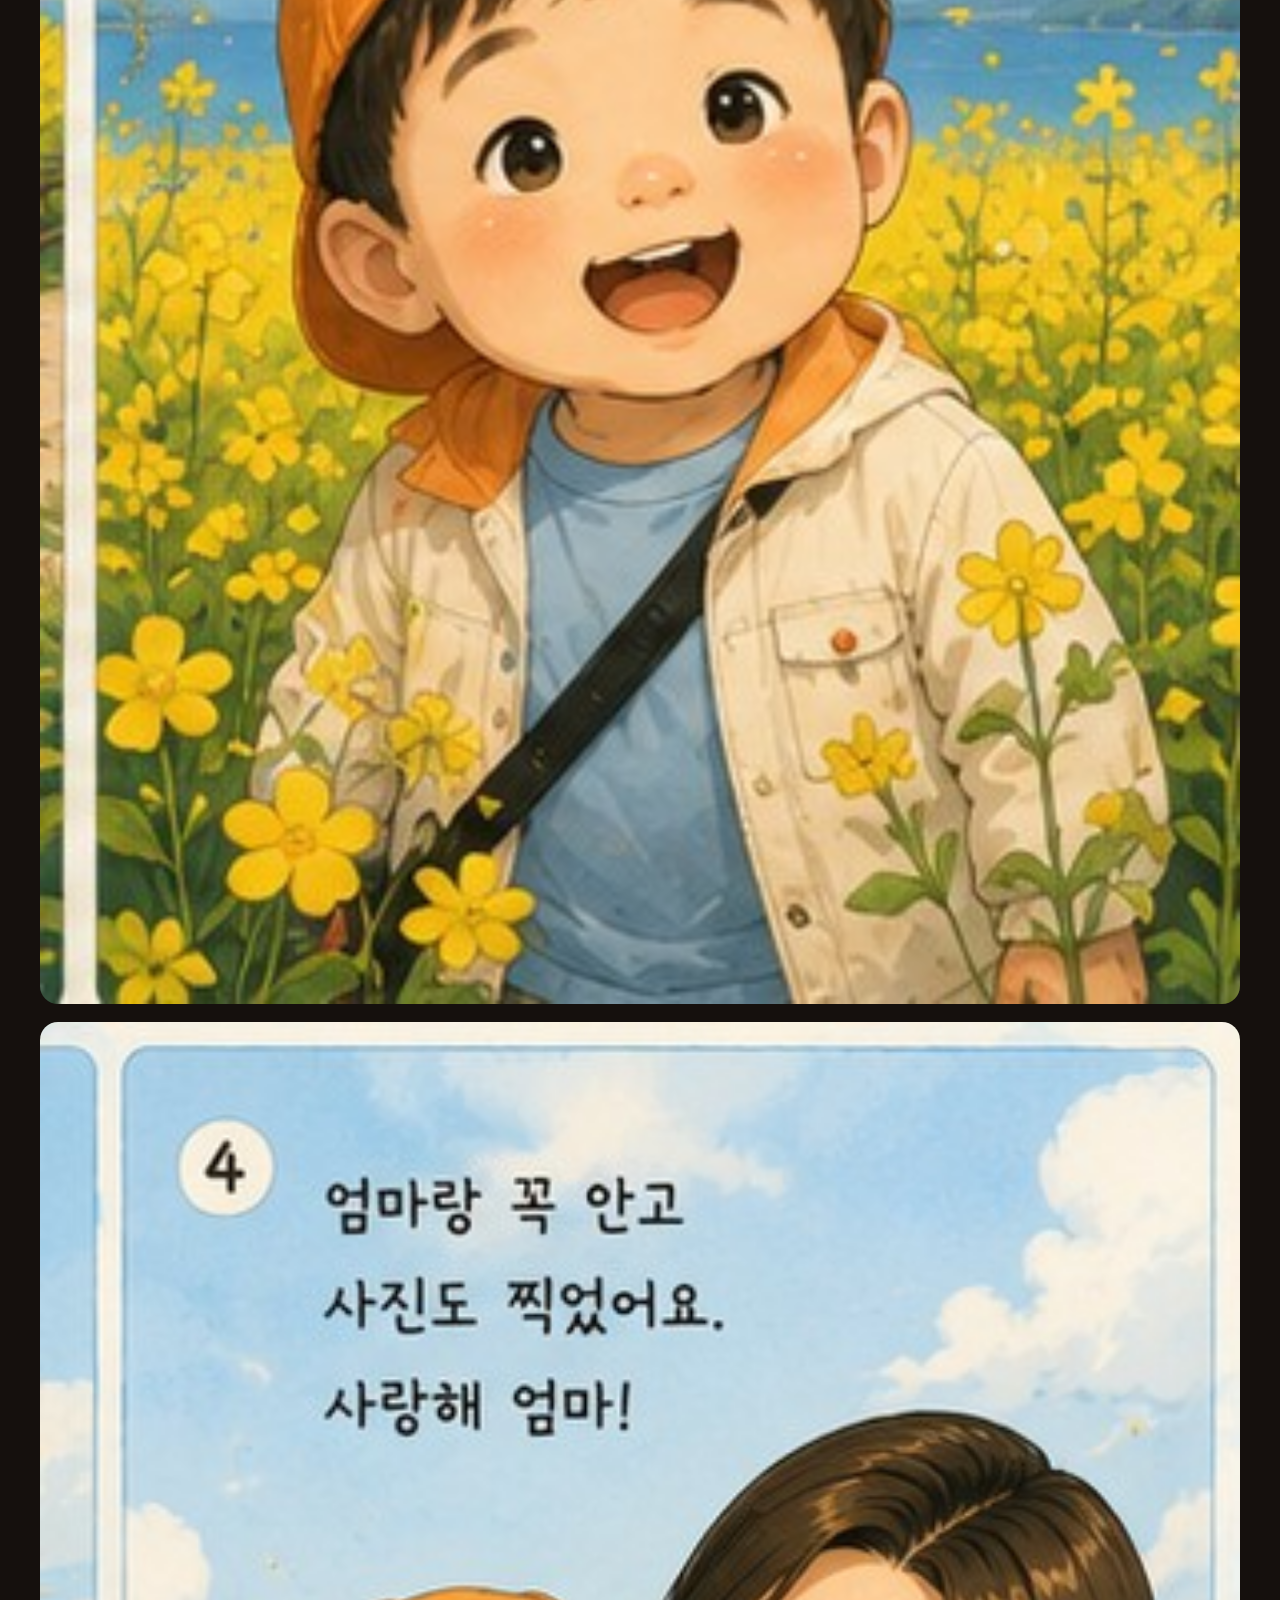
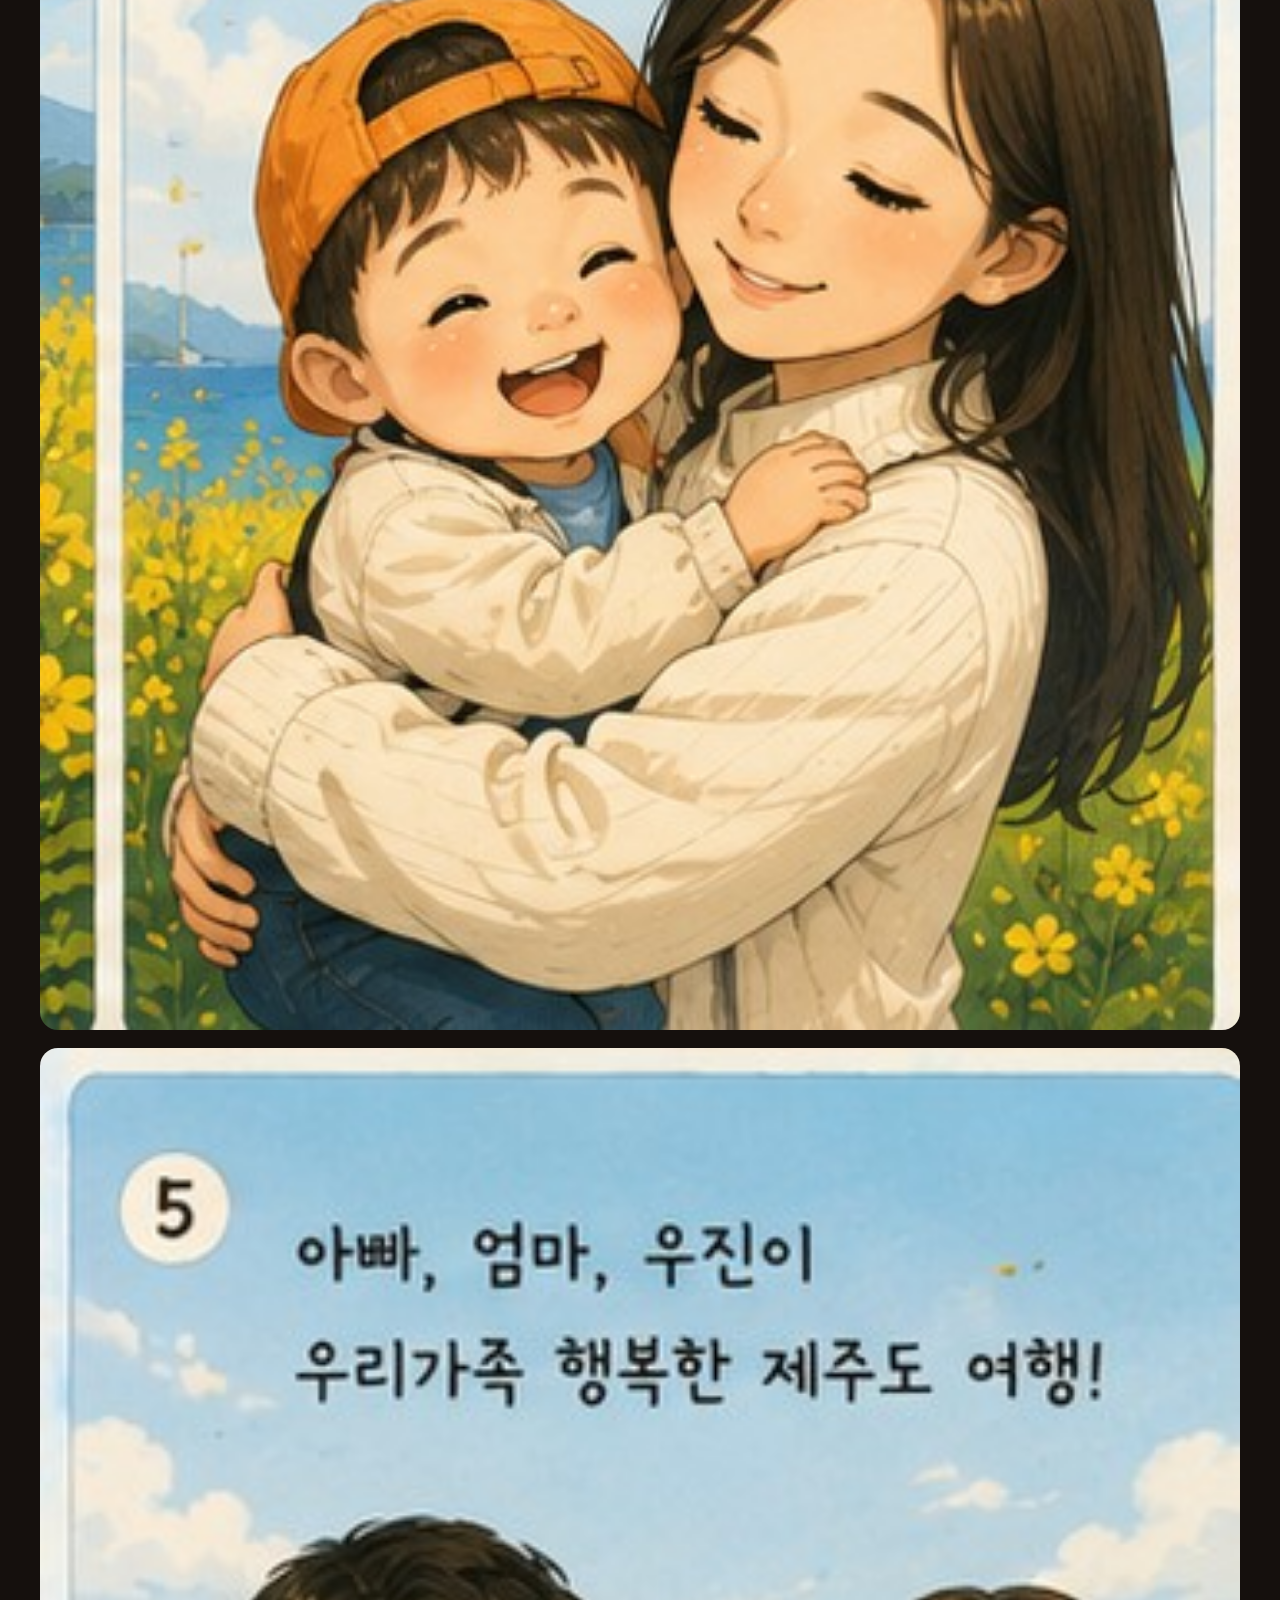
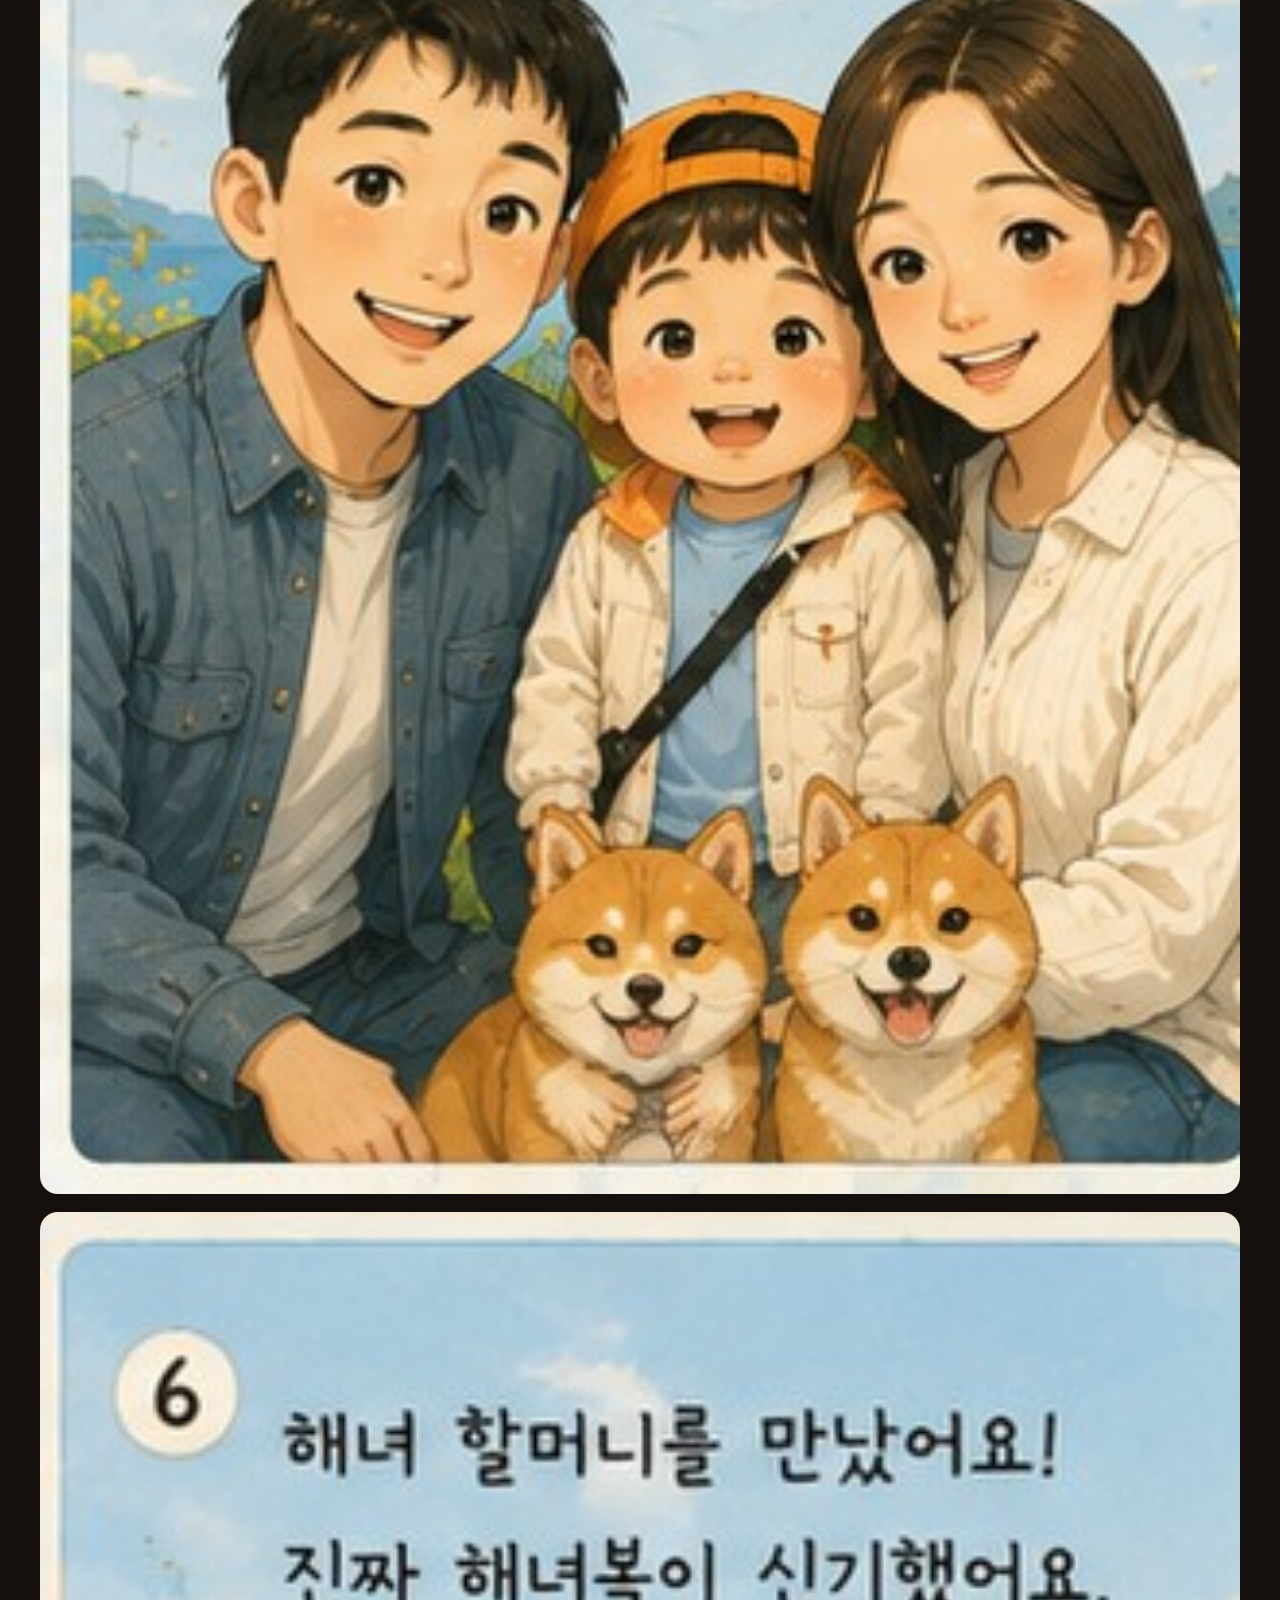
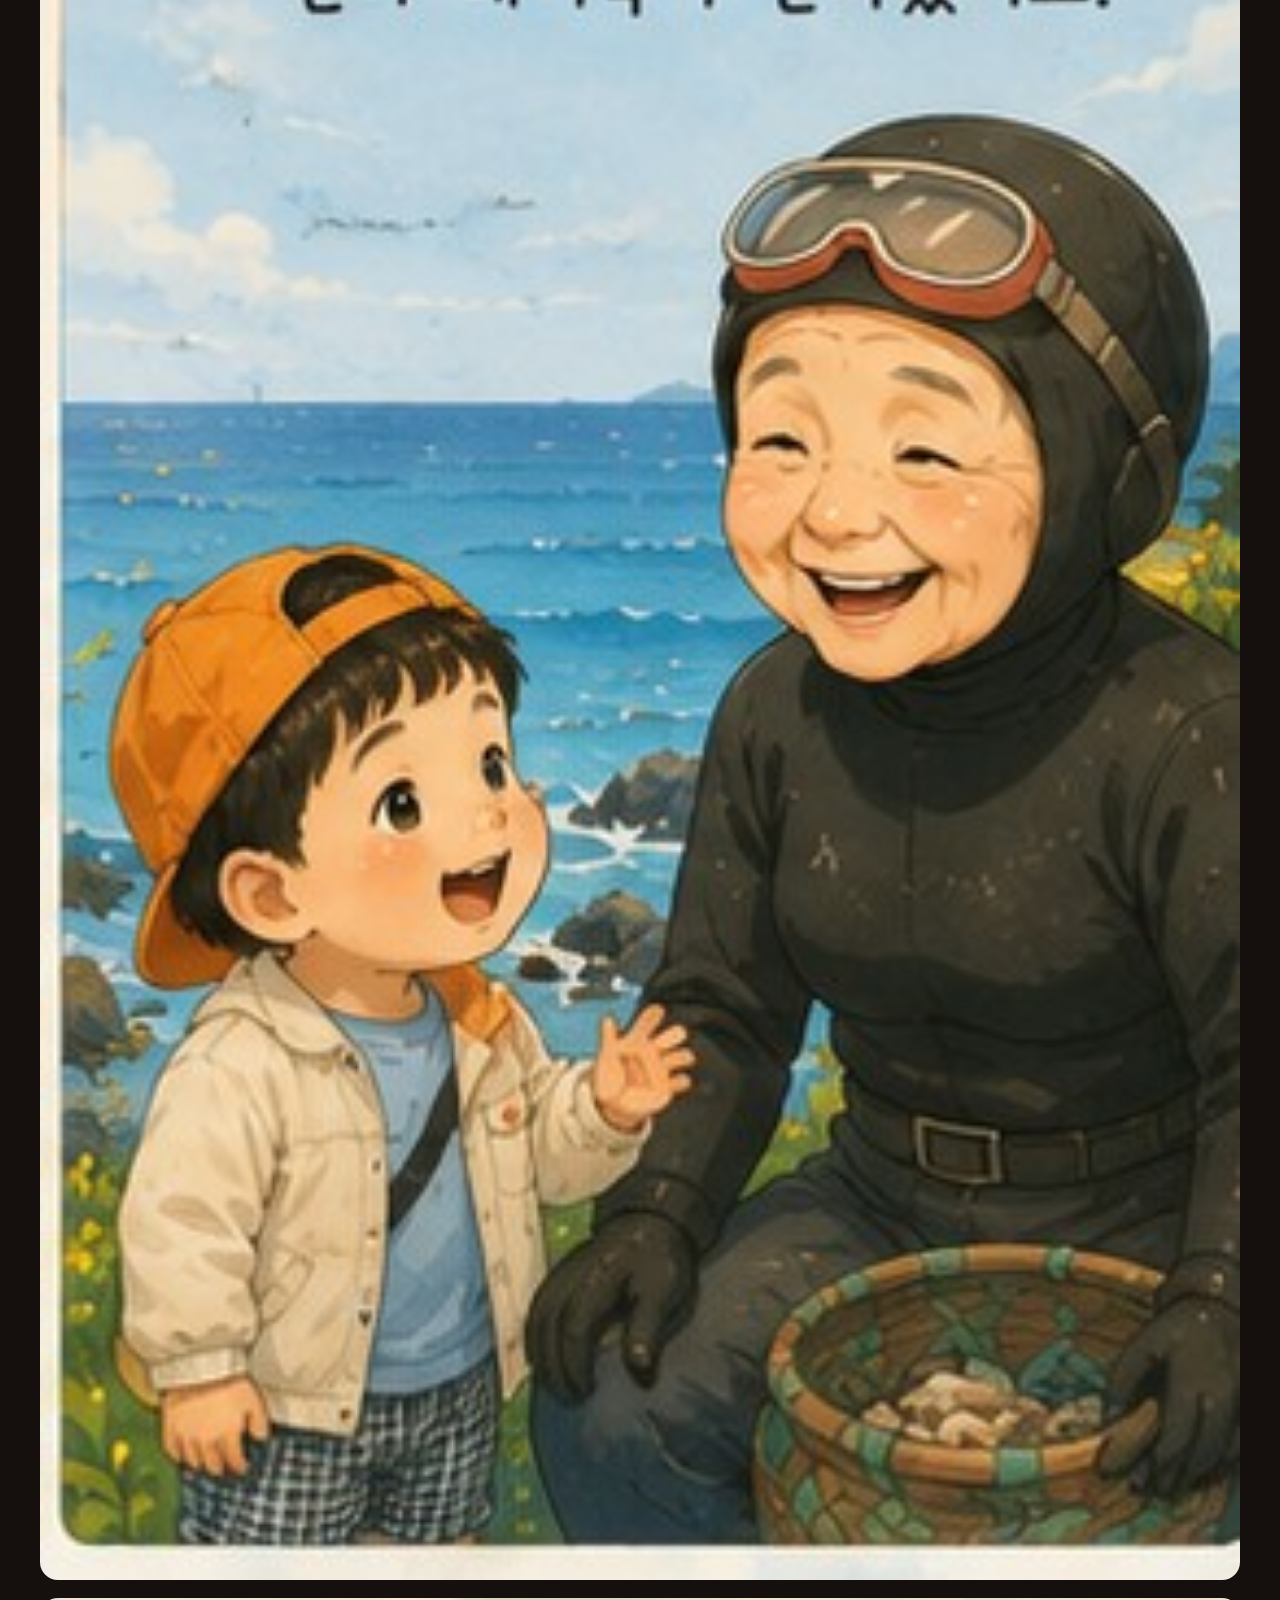
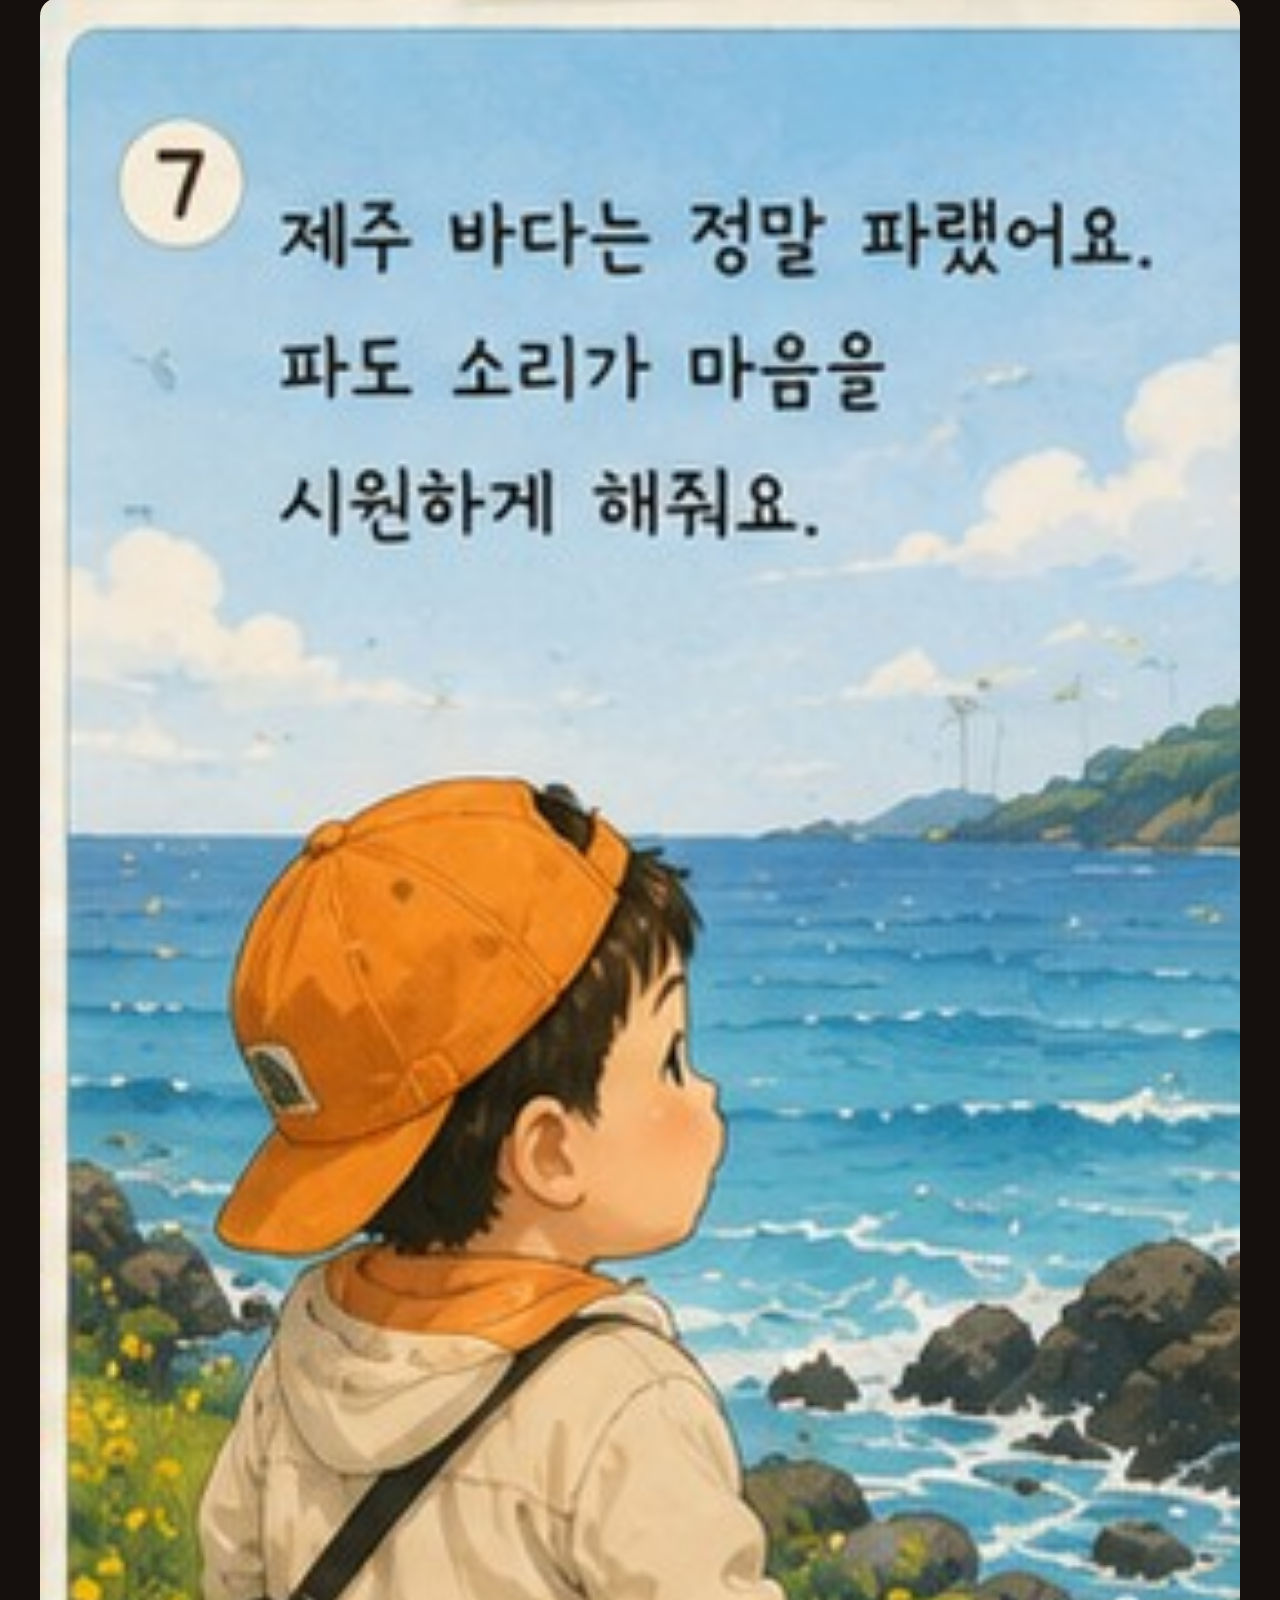
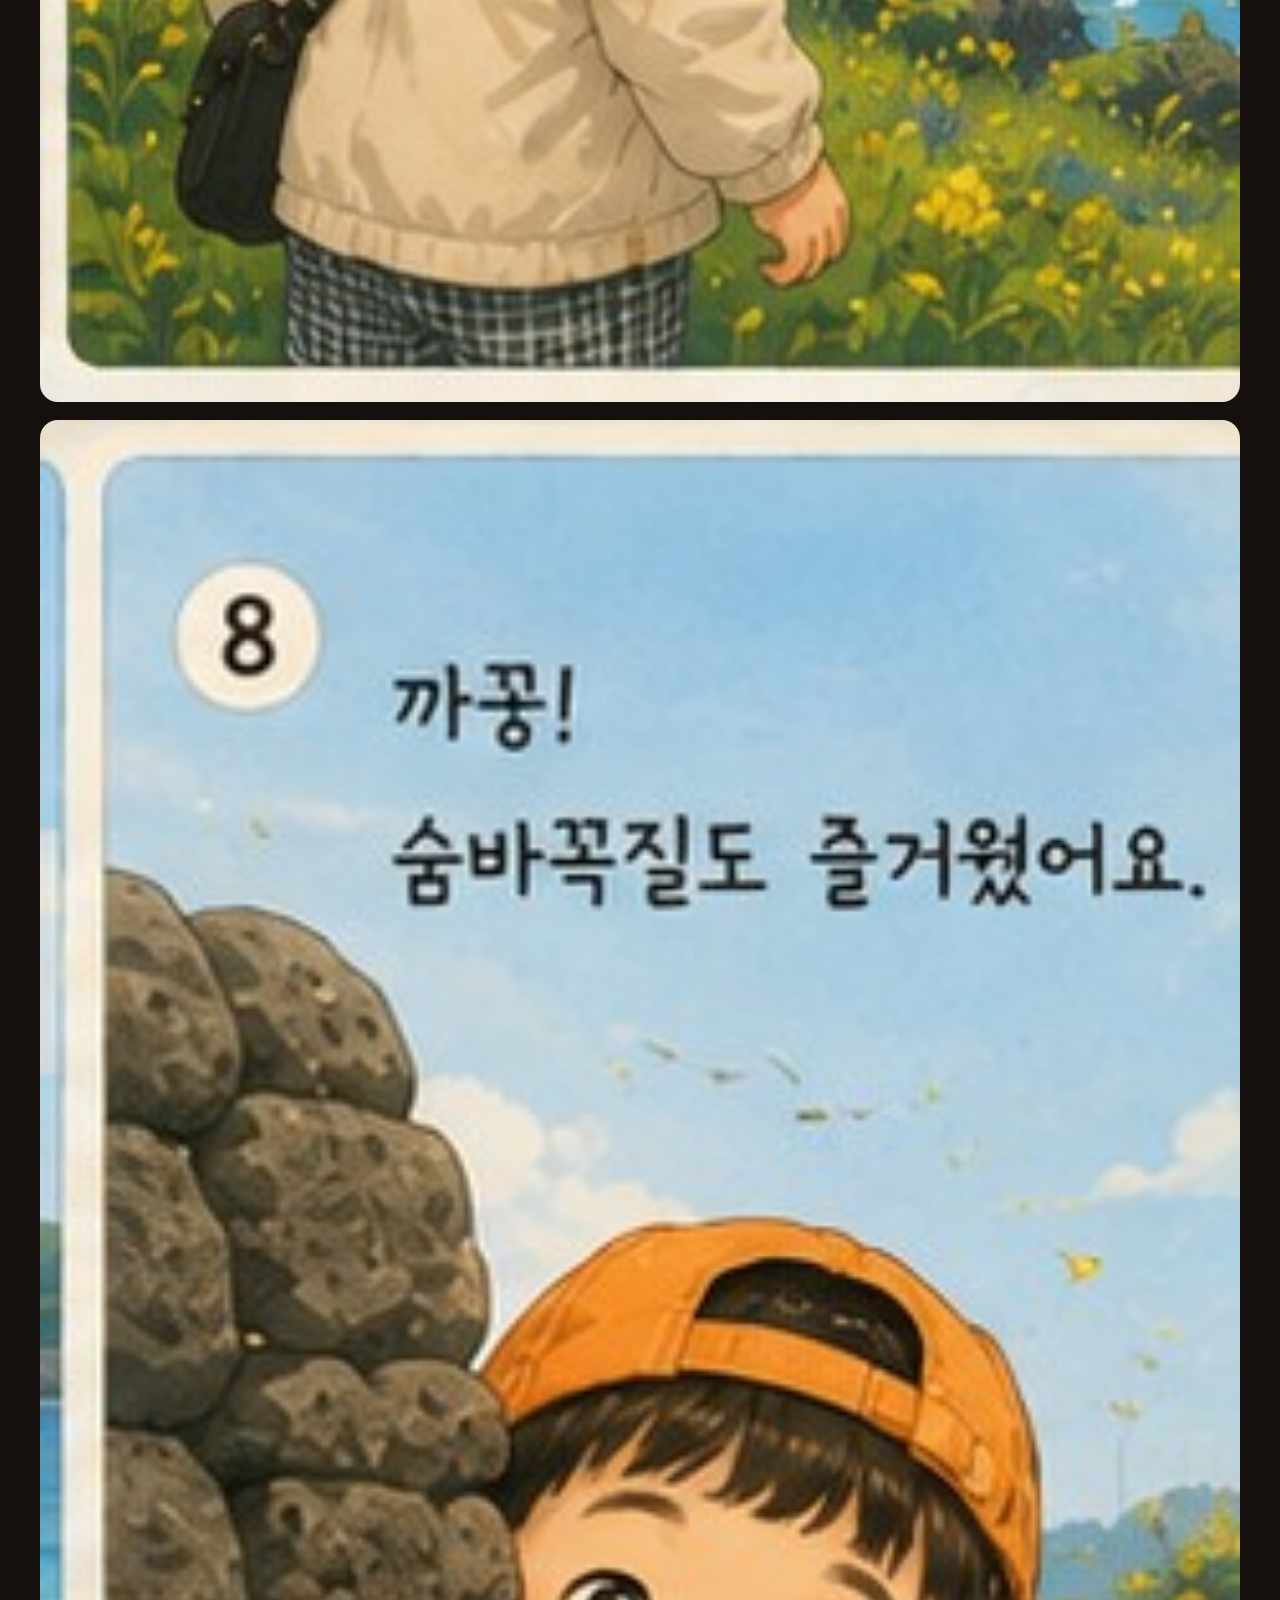
<file: assets/books/jeju-part1/index.html>
<!doctype html><html lang="ko"><head><meta charset="utf-8"><meta name="viewport" content="width=device-width,initial-scale=1"><title>우진이의 제주도 여행</title><style>body{margin:0;background:#15100d;color:white;font-family:system-ui,'Noto Sans KR',sans-serif}a{color:white}.top{position:fixed;top:0;left:0;right:0;padding:14px 18px;background:rgba(0,0,0,.7);z-index:2}.pages{padding-top:58px}img{display:block;width:100%;max-width:1200px;margin:18px auto;border-radius:18px;background:#f6ead5}</style></head><body><div class="top"><a href="../../../..//index.html">← 도서관으로</a> &nbsp; <strong>우진이의 제주도 여행</strong></div><div class="pages"><script>const n=11;for(let i=1;i<=n;i++)document.write(`<img src="pages/${String(i).padStart(2,'0')}.jpg">`)</script></div></body></html>
</file>
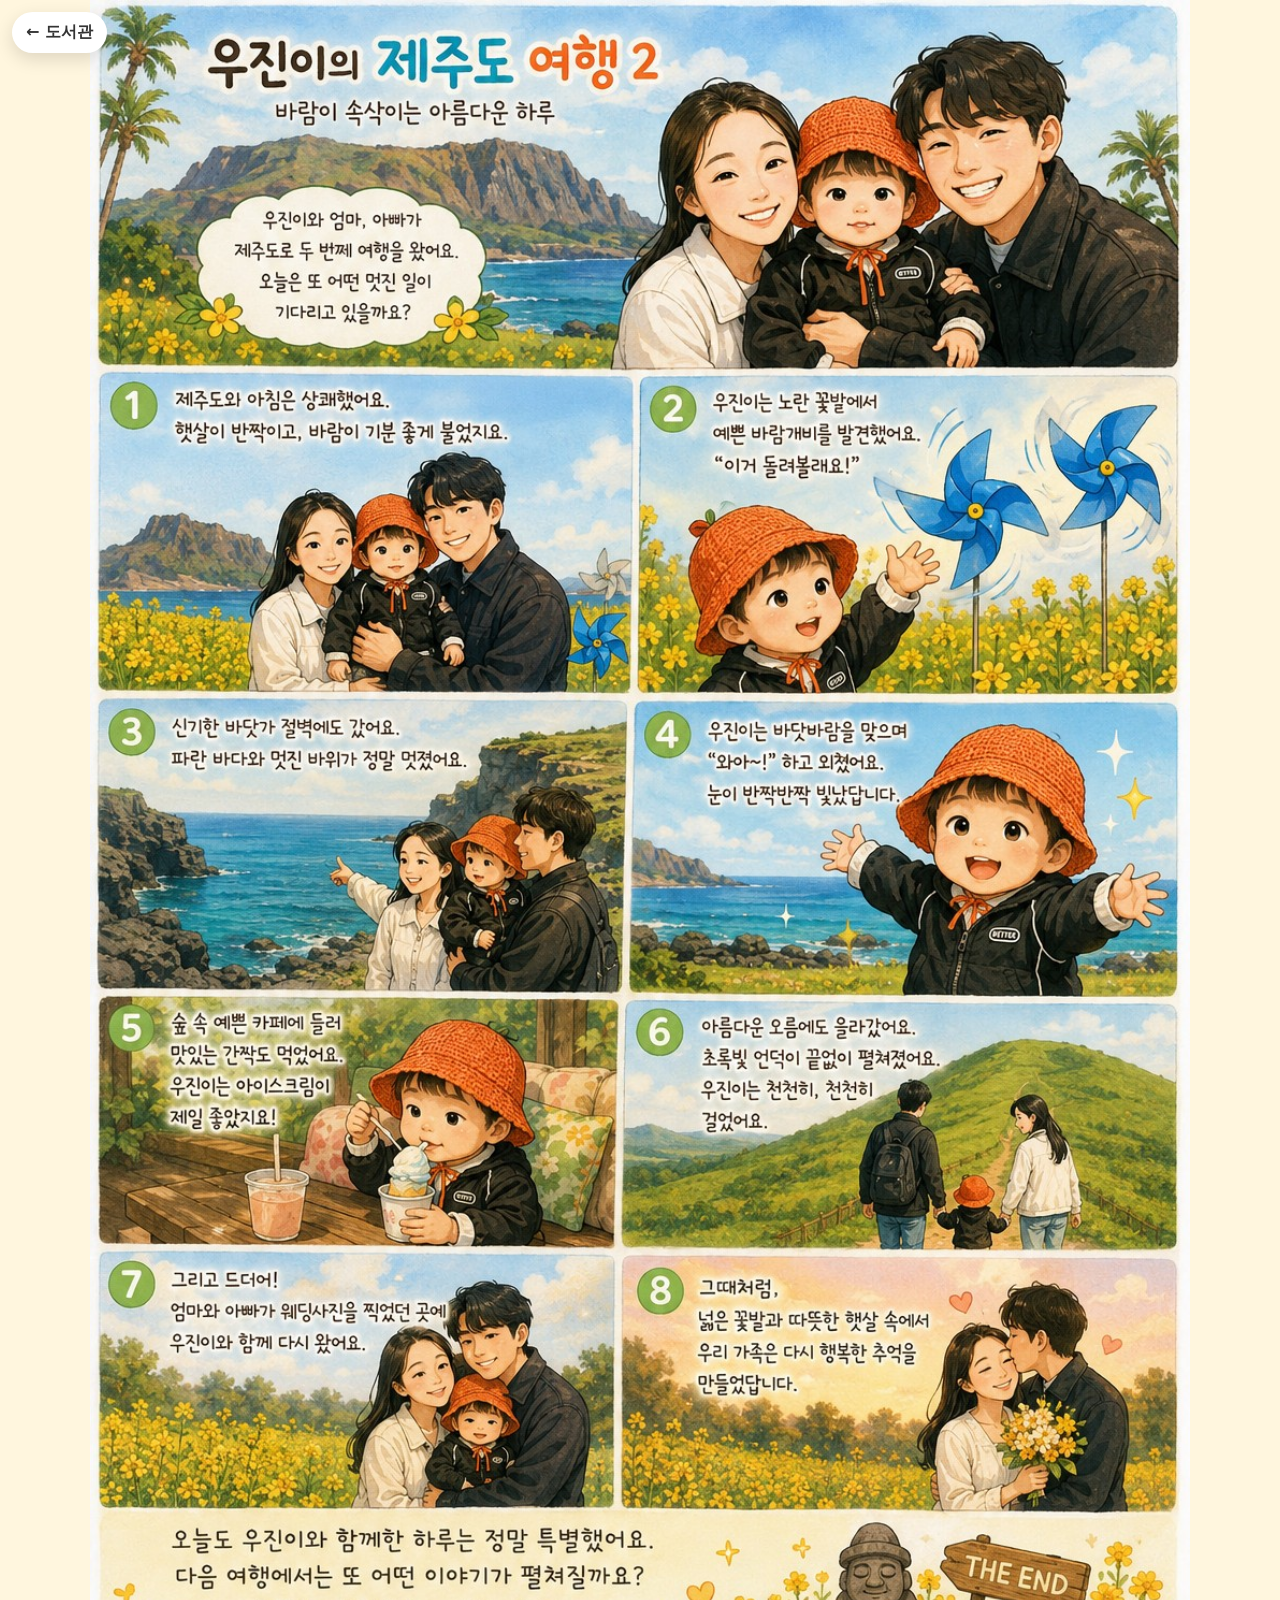
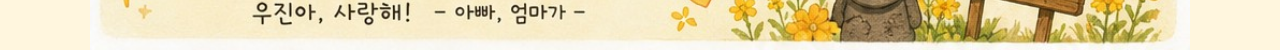
<file: assets/books/jeju-part2/index.html>
<!doctype html><html lang="ko"><head><meta charset="utf-8"><meta name="viewport" content="width=device-width,initial-scale=1"><title>제주도 여행 Part 2</title><style>body{margin:0;background:#fff6de;font-family:system-ui,-apple-system,'Apple SD Gothic Neo',sans-serif}a{position:fixed;left:12px;top:12px;background:#fff;border-radius:99px;padding:10px 14px;text-decoration:none;color:#333;font-weight:900;box-shadow:0 6px 18px #0002}img{width:100%;height:auto;display:block;max-width:1100px;margin:auto}</style></head><body><a href="../../../index.html">← 도서관</a><img src="pages/01.jpg" alt="제주도 여행 Part 2"></body></html>
</file>
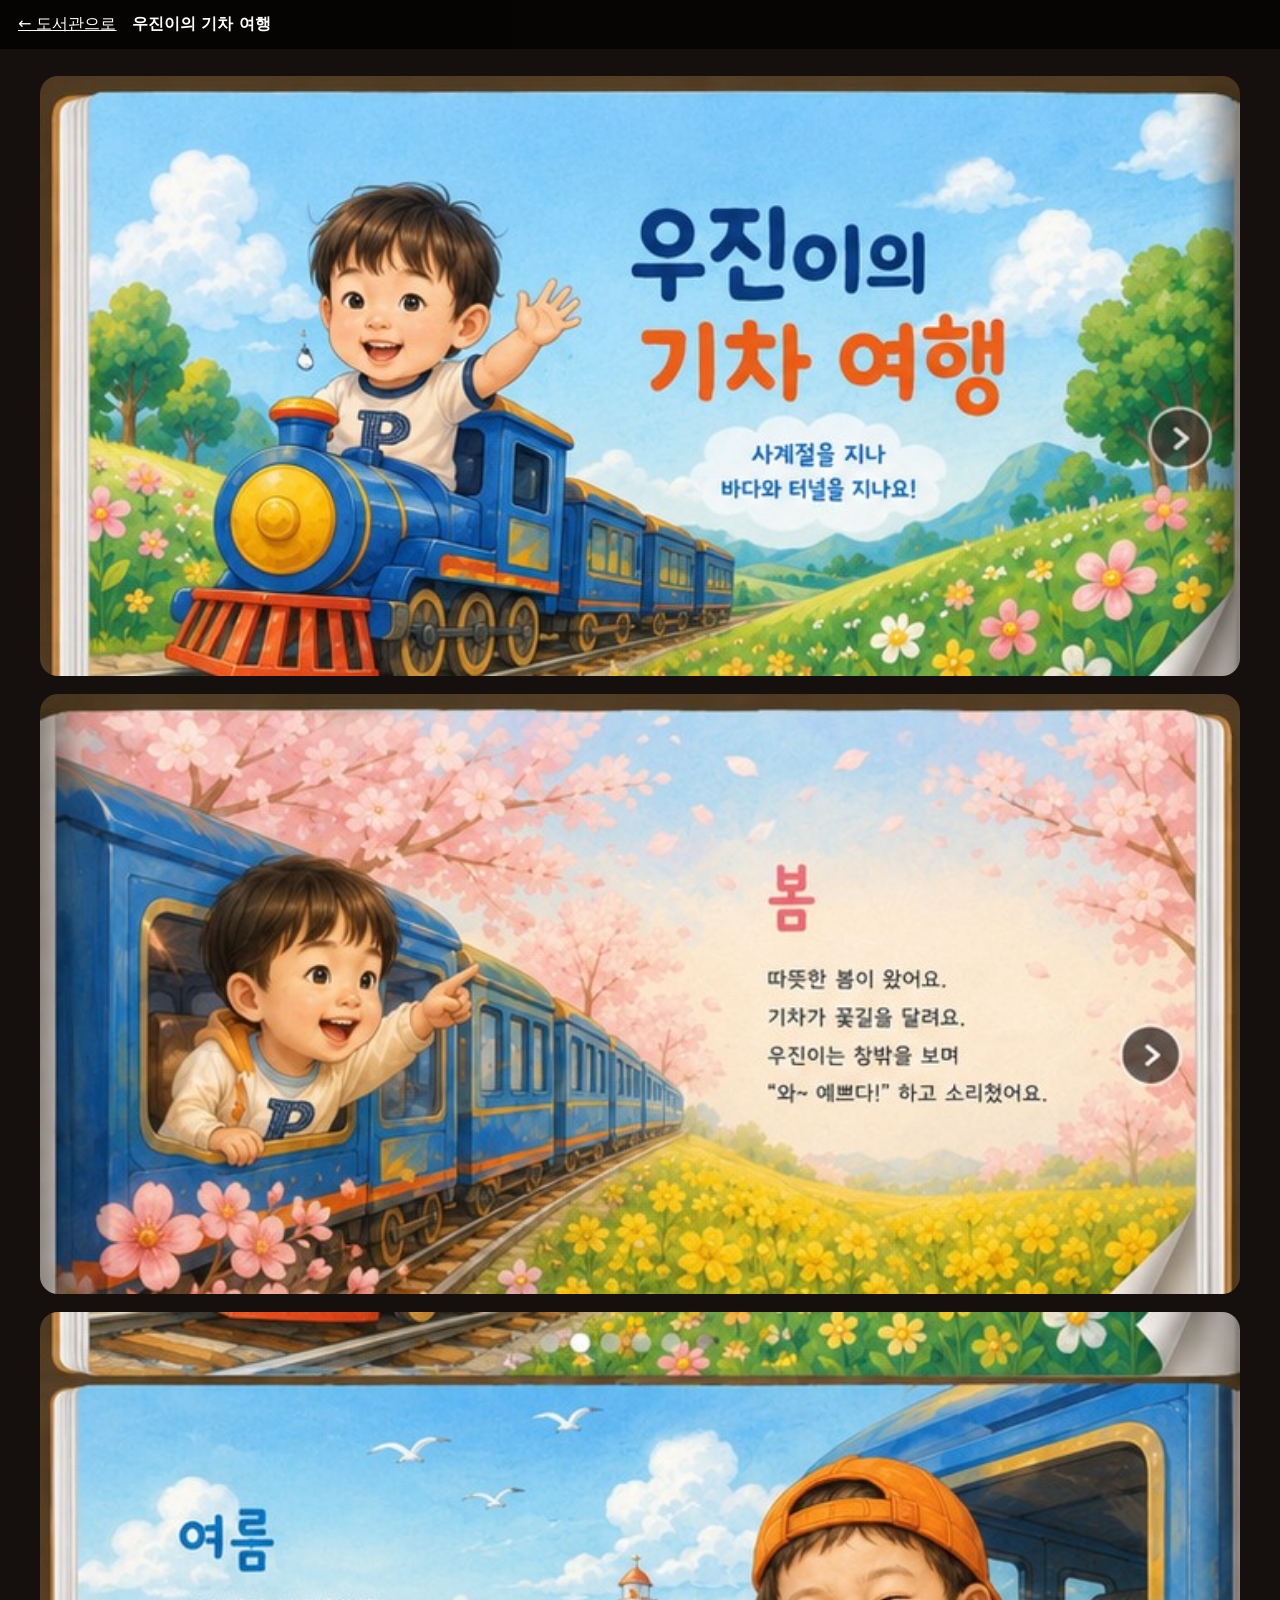
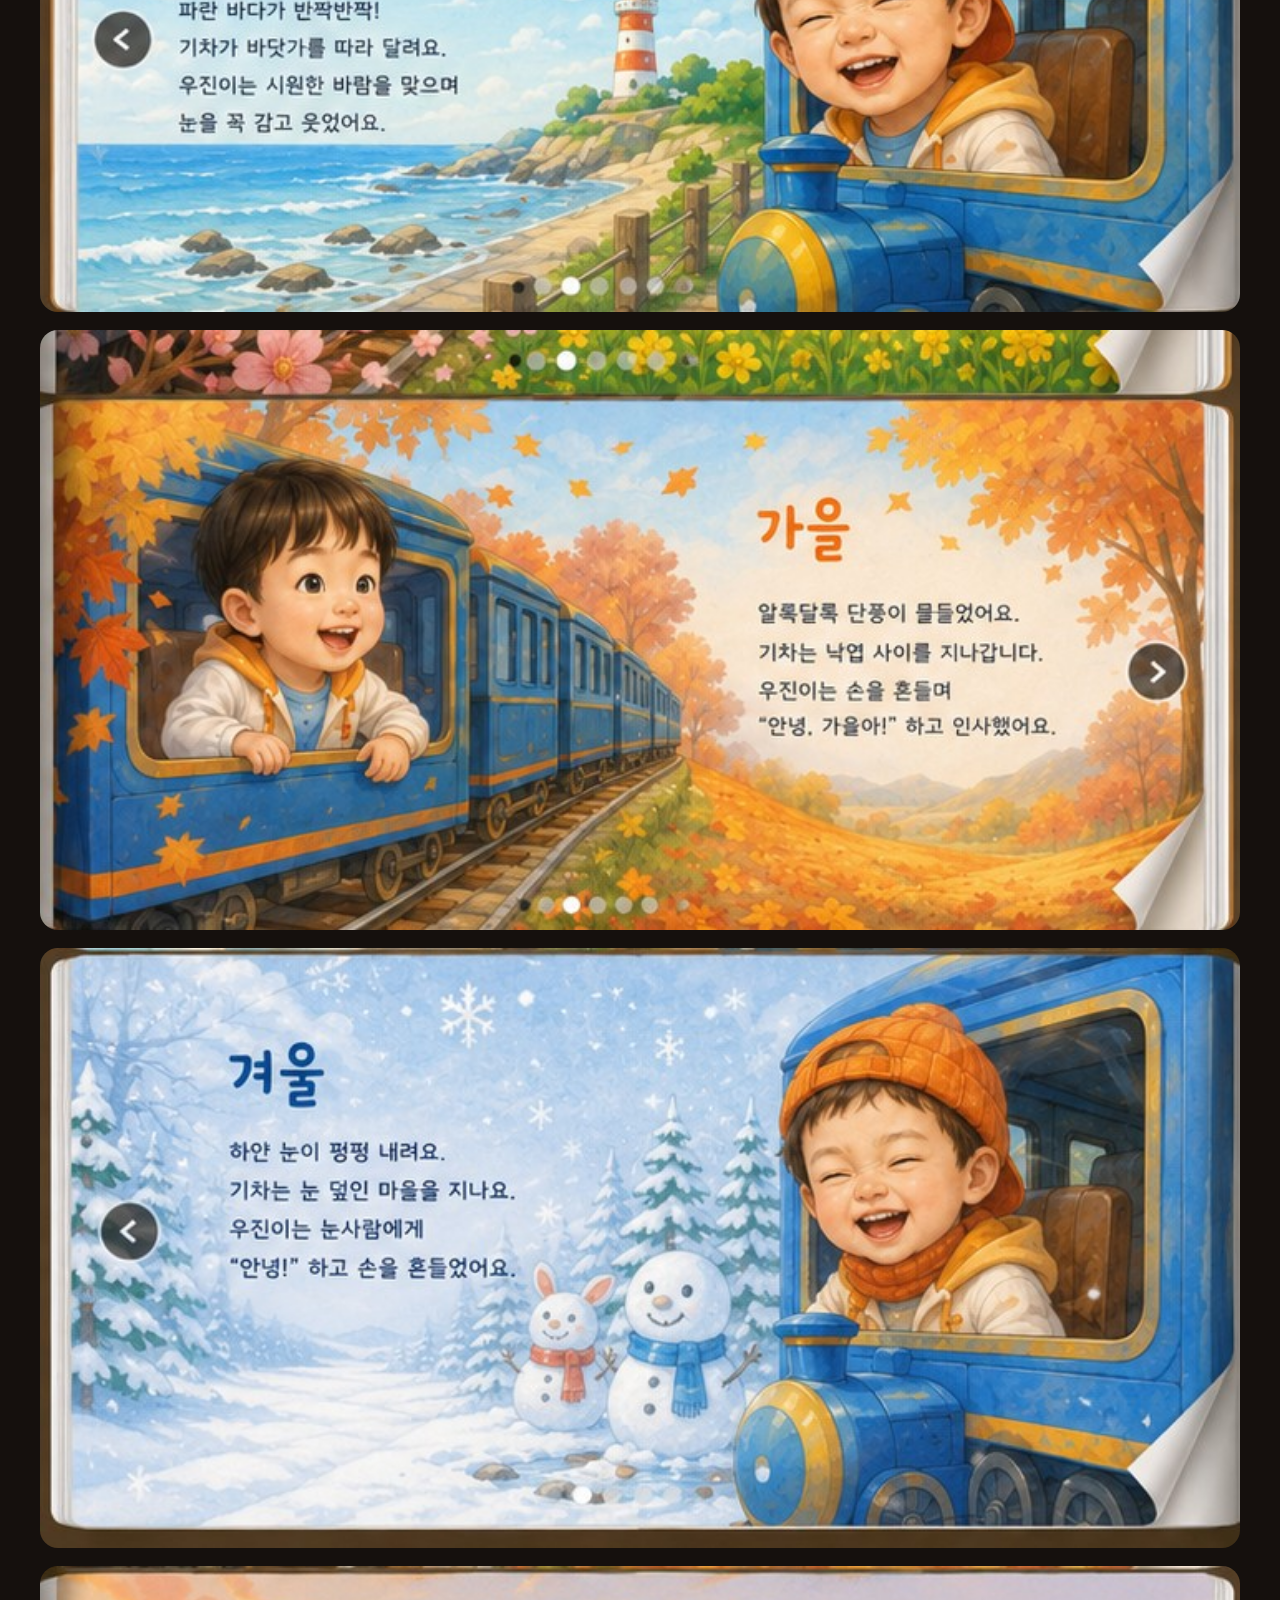
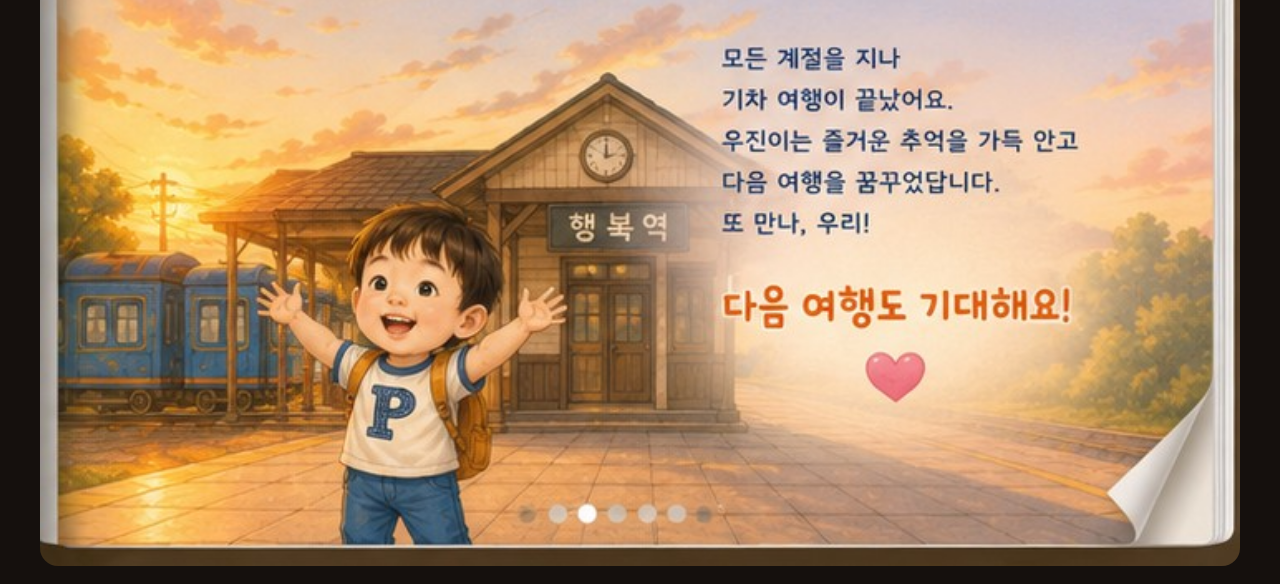
<file: assets/books/train/index.html>
<!doctype html><html lang="ko"><head><meta charset="utf-8"><meta name="viewport" content="width=device-width,initial-scale=1"><title>우진이의 기차 여행</title><style>body{margin:0;background:#15100d;color:white;font-family:system-ui,'Noto Sans KR',sans-serif}a{color:white}.top{position:fixed;top:0;left:0;right:0;padding:14px 18px;background:rgba(0,0,0,.7);z-index:2}.pages{padding-top:58px}img{display:block;width:100%;max-width:1200px;margin:18px auto;border-radius:18px;background:#f6ead5}</style></head><body><div class="top"><a href="../../../..//index.html">← 도서관으로</a> &nbsp; <strong>우진이의 기차 여행</strong></div><div class="pages"><script>const n=6;for(let i=1;i<=n;i++)document.write(`<img src="pages/${String(i).padStart(2,'0')}.jpg">`)</script></div></body></html>
</file>
